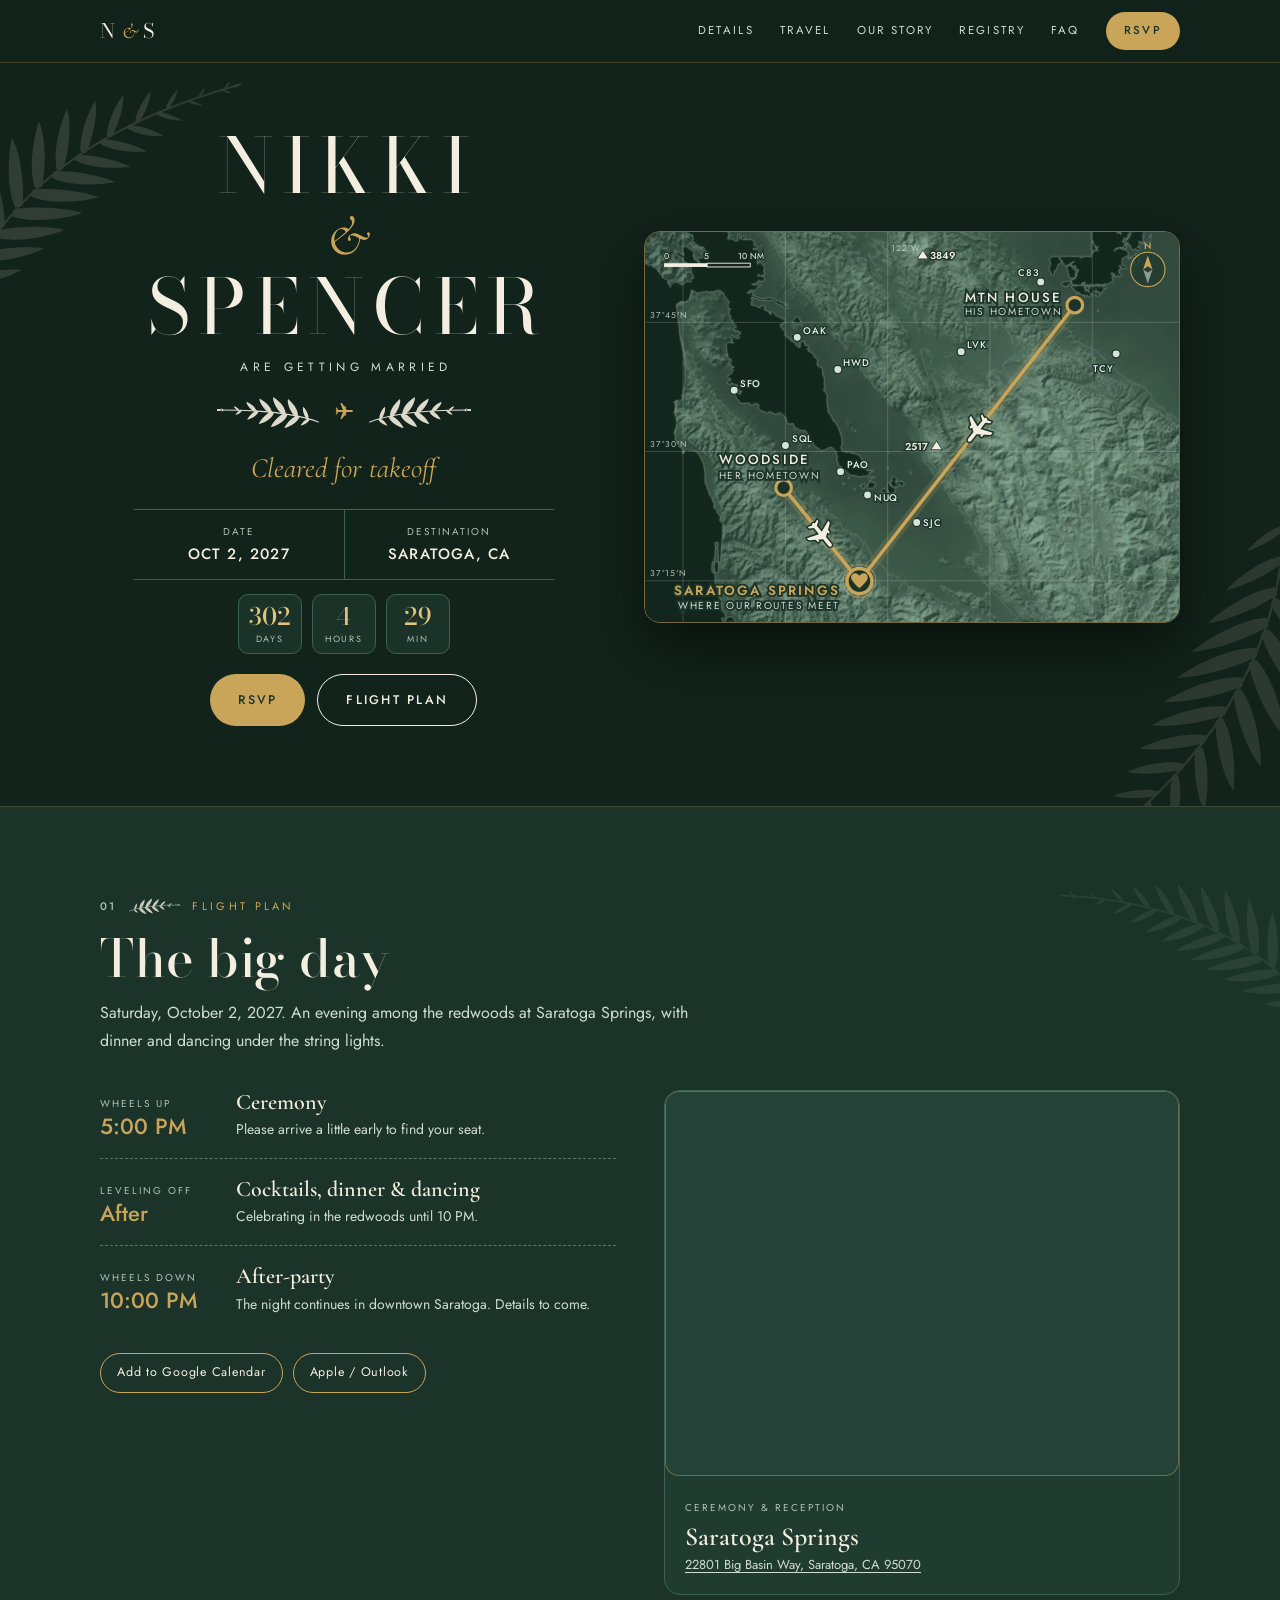
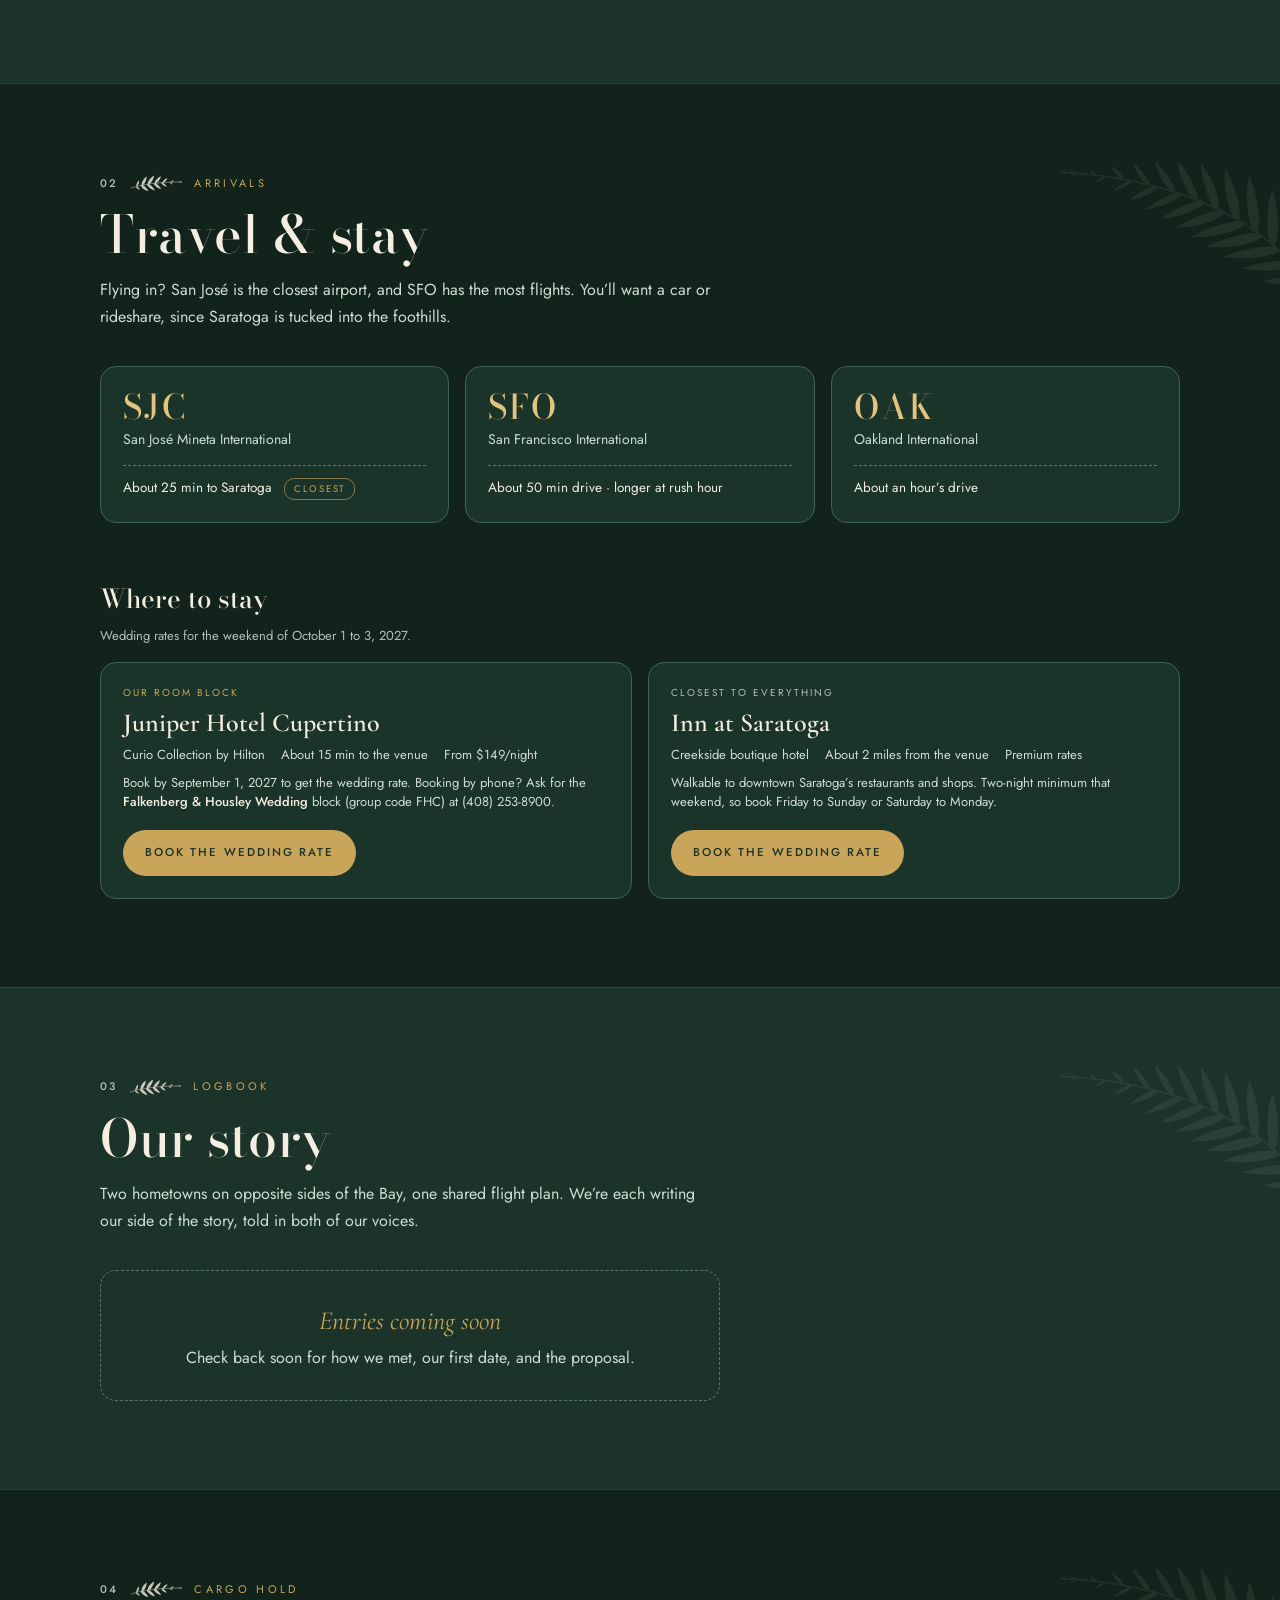
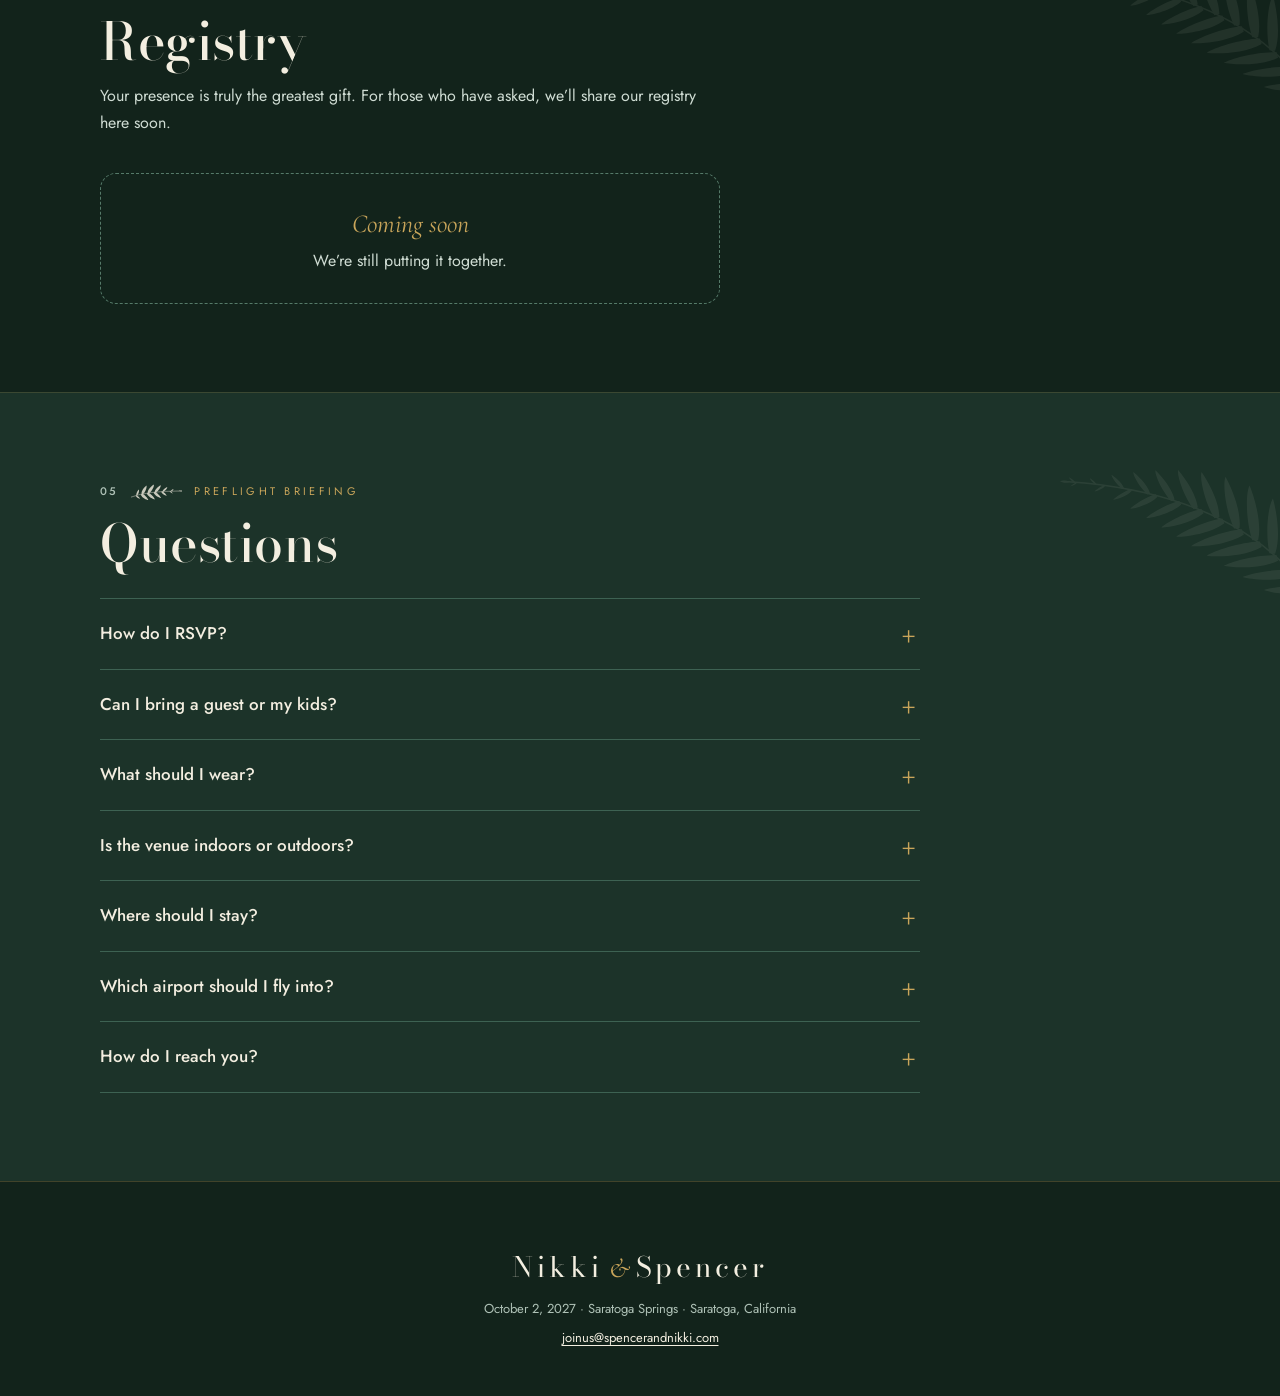
<file: index.html>
<!doctype html>
<html lang="en">
<head>
<meta charset="utf-8">
<meta name="viewport" content="width=device-width, initial-scale=1, viewport-fit=cover">
<title>Nikki &amp; Spencer · October 2, 2027</title>
<meta name="description" content="Nikki and Spencer are getting married October 2, 2027 at Saratoga Springs in Saratoga, California.">
<meta property="og:title" content="Nikki &amp; Spencer · October 2, 2027">
<meta property="og:description" content="Saratoga Springs · Saratoga, California">
<meta property="og:image" content="https://spencerandnikki.com/share.jpg">
<meta name="theme-color" content="#12231B">
<link rel="icon" href="favicon.png" sizes="64x64">
<link rel="icon" href="favicon.svg" type="image/svg+xml">
<link rel="apple-touch-icon" href="apple-touch-icon.png">
<link rel="preconnect" href="https://fonts.googleapis.com">
<link rel="preconnect" href="https://fonts.gstatic.com" crossorigin>
<link href="https://fonts.googleapis.com/css2?family=Bodoni+Moda:ital,wght@0,400;0,500;1,400&family=Cormorant+Garamond:ital,wght@0,500;0,600;1,500&family=Jost:wght@300;400;500;600&display=swap" rel="stylesheet">
<link rel="stylesheet" href="style.css">
</head>
<body>

<header class="nav">
<div class="nav-in">
<a class="brand" href="#top">N<i>&amp;</i>S</a>
<button class="menu" id="menuBtn" aria-label="Menu" aria-expanded="false"><svg width="24" height="24" viewBox="0 0 24 24" fill="none" stroke="currentColor" stroke-width="1.6" stroke-linecap="round"><path d="M4 7h16M4 12h16M4 17h16"/></svg></button>
<nav class="links" id="links">
<a href="#details">Details</a>
<a href="#travel">Travel</a>
<a href="#story">Our Story</a>
<a href="#registry">Registry</a>
<a href="#faq">FAQ</a>
<a class="pill" href="rsvp/">RSVP</a>
</nav>
</div>
</header>

<main id="top">
<!-- ================= HERO ================= -->
<section class="hero"><svg class="fern a" viewBox="0 0 340 400" fill="currentColor" aria-hidden="true"><path d="M30.0 390.0Q40.0 160.0 310.0 40.0" fill="none" stroke="currentColor" stroke-width="2.2" stroke-linecap="round"/><path d="M38.5 329.8C53.3 328.7 71.3 316.5 76.3 311.8C69.9 311.9 49.9 317.5 37.3 325.7ZM41.8 316.5C33.4 300.9 16.1 284.2 8.4 281.9C11.6 289.0 23.5 311.4 38.3 320.2ZM46.4 301.3C67.7 301.0 94.6 285.2 102.3 278.8C93.0 278.4 63.9 284.6 44.9 295.2ZM51.2 287.1C42.6 265.1 22.4 240.5 12.6 236.2C15.7 246.1 27.8 277.5 46.1 291.3ZM56.6 273.5C81.9 274.8 115.0 258.1 124.6 251.1C113.6 249.9 78.6 255.1 55.4 266.2ZM63.0 259.0C56.2 232.9 36.5 202.1 25.9 195.9C28.1 207.6 37.7 245.0 56.5 263.2ZM69.3 246.5C96.5 249.6 133.4 233.9 144.2 227.0C132.5 224.9 94.3 228.1 68.4 238.5ZM77.1 232.3C73.2 204.0 56.3 169.1 46.0 161.3C46.8 173.8 52.2 214.4 69.8 235.9ZM84.4 220.3C111.9 225.2 150.4 211.6 161.8 205.3C150.0 202.5 111.1 203.2 84.1 212.1ZM93.5 206.8C92.9 178.2 80.2 141.5 70.8 132.5C70.1 145.1 70.8 186.1 85.8 209.5ZM102.1 195.0C128.5 201.4 166.5 190.4 178.0 185.0C166.7 181.6 128.9 180.0 102.3 187.0ZM112.2 182.4C114.7 155.1 106.6 118.9 98.6 109.3C96.6 121.2 92.9 160.3 104.6 184.2ZM122.5 170.6C146.6 177.9 182.4 169.7 193.3 165.3C183.1 161.5 148.1 158.1 123.0 163.2ZM133.3 159.1C138.3 134.5 134.5 100.7 128.2 91.2C125.2 101.8 117.9 137.0 126.2 160.0ZM145.4 147.1C166.4 154.7 198.6 149.1 208.5 145.7C199.6 141.9 168.7 137.2 146.2 140.6ZM156.7 136.8C163.3 115.8 163.1 86.0 158.4 77.2C154.9 86.2 145.3 116.1 150.4 136.9ZM170.9 124.6C188.4 131.9 215.7 128.4 224.2 125.9C216.8 122.3 191.0 117.2 171.9 119.2ZM182.6 115.4C189.7 98.7 191.9 74.2 188.8 66.5C185.2 73.6 174.8 97.5 177.4 115.0ZM199.1 103.1C212.6 109.4 234.2 107.6 240.9 105.9C235.2 102.8 215.1 98.0 200.0 98.9ZM210.9 95.0C217.5 82.8 221.0 64.2 219.1 58.2C215.8 63.4 206.3 80.8 207.0 94.3ZM229.9 82.7C239.2 87.5 254.5 86.7 259.3 85.7C255.4 83.4 241.3 79.5 230.6 79.7ZM241.7 75.6C246.9 67.8 250.3 55.6 249.4 51.4C246.9 54.7 239.5 65.8 239.1 74.9ZM263.3 63.3C268.5 66.2 277.1 66.0 279.9 65.5C277.7 64.2 269.8 61.7 263.7 61.7ZM275.1 57.0C278.0 53.4 280.1 47.6 279.9 45.5C278.5 47.0 274.4 52.2 273.9 56.6ZM299.1 45.4C302.5 47.4 308.2 47.4 310.0 47.1C308.6 46.2 303.5 44.4 299.5 44.3ZM302.5 43.8C305.2 40.8 307.4 35.8 307.2 34.0C306.0 35.2 302.1 39.5 301.4 43.4ZM310.3 40.8C314.8 40.5 319.8 37.0 321.0 35.1C319.0 35.1 312.9 36.2 309.7 39.2Z"/></svg><svg class="fern b" viewBox="0 0 340 400" fill="currentColor" aria-hidden="true"><path d="M30.0 390.0Q40.0 160.0 310.0 40.0" fill="none" stroke="currentColor" stroke-width="2.2" stroke-linecap="round"/><path d="M38.5 329.8C53.3 328.7 71.3 316.5 76.3 311.8C69.9 311.9 49.9 317.5 37.3 325.7ZM41.8 316.5C33.4 300.9 16.1 284.2 8.4 281.9C11.6 289.0 23.5 311.4 38.3 320.2ZM46.4 301.3C67.7 301.0 94.6 285.2 102.3 278.8C93.0 278.4 63.9 284.6 44.9 295.2ZM51.2 287.1C42.6 265.1 22.4 240.5 12.6 236.2C15.7 246.1 27.8 277.5 46.1 291.3ZM56.6 273.5C81.9 274.8 115.0 258.1 124.6 251.1C113.6 249.9 78.6 255.1 55.4 266.2ZM63.0 259.0C56.2 232.9 36.5 202.1 25.9 195.9C28.1 207.6 37.7 245.0 56.5 263.2ZM69.3 246.5C96.5 249.6 133.4 233.9 144.2 227.0C132.5 224.9 94.3 228.1 68.4 238.5ZM77.1 232.3C73.2 204.0 56.3 169.1 46.0 161.3C46.8 173.8 52.2 214.4 69.8 235.9ZM84.4 220.3C111.9 225.2 150.4 211.6 161.8 205.3C150.0 202.5 111.1 203.2 84.1 212.1ZM93.5 206.8C92.9 178.2 80.2 141.5 70.8 132.5C70.1 145.1 70.8 186.1 85.8 209.5ZM102.1 195.0C128.5 201.4 166.5 190.4 178.0 185.0C166.7 181.6 128.9 180.0 102.3 187.0ZM112.2 182.4C114.7 155.1 106.6 118.9 98.6 109.3C96.6 121.2 92.9 160.3 104.6 184.2ZM122.5 170.6C146.6 177.9 182.4 169.7 193.3 165.3C183.1 161.5 148.1 158.1 123.0 163.2ZM133.3 159.1C138.3 134.5 134.5 100.7 128.2 91.2C125.2 101.8 117.9 137.0 126.2 160.0ZM145.4 147.1C166.4 154.7 198.6 149.1 208.5 145.7C199.6 141.9 168.7 137.2 146.2 140.6ZM156.7 136.8C163.3 115.8 163.1 86.0 158.4 77.2C154.9 86.2 145.3 116.1 150.4 136.9ZM170.9 124.6C188.4 131.9 215.7 128.4 224.2 125.9C216.8 122.3 191.0 117.2 171.9 119.2ZM182.6 115.4C189.7 98.7 191.9 74.2 188.8 66.5C185.2 73.6 174.8 97.5 177.4 115.0ZM199.1 103.1C212.6 109.4 234.2 107.6 240.9 105.9C235.2 102.8 215.1 98.0 200.0 98.9ZM210.9 95.0C217.5 82.8 221.0 64.2 219.1 58.2C215.8 63.4 206.3 80.8 207.0 94.3ZM229.9 82.7C239.2 87.5 254.5 86.7 259.3 85.7C255.4 83.4 241.3 79.5 230.6 79.7ZM241.7 75.6C246.9 67.8 250.3 55.6 249.4 51.4C246.9 54.7 239.5 65.8 239.1 74.9ZM263.3 63.3C268.5 66.2 277.1 66.0 279.9 65.5C277.7 64.2 269.8 61.7 263.7 61.7ZM275.1 57.0C278.0 53.4 280.1 47.6 279.9 45.5C278.5 47.0 274.4 52.2 273.9 56.6ZM299.1 45.4C302.5 47.4 308.2 47.4 310.0 47.1C308.6 46.2 303.5 44.4 299.5 44.3ZM302.5 43.8C305.2 40.8 307.4 35.8 307.2 34.0C306.0 35.2 302.1 39.5 301.4 43.4ZM310.3 40.8C314.8 40.5 319.8 37.0 321.0 35.1C319.0 35.1 312.9 36.2 309.7 39.2Z"/></svg>
<div class="wrap hero-in">
<div class="names">
<div class="n"><span>Nikki</span><span class="amp">&amp;</span><span>Spencer</span></div>
<div class="eyebrow">are getting married</div>
<div class="rule f" aria-hidden="true"><svg class="sprig" viewBox="0 0 156 64" fill="currentColor" aria-hidden="true"><path d="M4.0 48.0Q50.0 30.0 150.0 30.0" fill="none" stroke="currentColor" stroke-width="1.6" stroke-linecap="round"/><path d="M17.0 44.3C19.4 49.7 27.3 53.1 30.4 53.4C29.5 50.9 24.6 44.6 18.9 42.4ZM21.8 43.0C26.6 37.5 28.1 28.4 26.6 25.2C24.3 27.4 18.0 35.4 18.8 42.3ZM32.4 40.9C36.3 50.3 49.7 56.3 54.9 57.0C53.5 52.6 45.3 41.7 35.6 37.7ZM38.9 39.6C47.1 32.2 51.1 18.7 49.5 13.6C45.5 16.6 34.6 27.4 34.5 37.9ZM50.4 37.8C54.7 48.2 69.4 54.8 75.1 55.6C73.6 50.8 64.6 38.7 54.0 34.3ZM57.4 36.8C66.9 29.9 72.8 16.1 71.7 10.5C67.1 13.2 54.3 23.3 53.0 34.4ZM70.8 35.1C74.8 44.4 88.1 50.3 93.3 51.0C91.9 46.7 83.7 35.8 74.1 31.9ZM77.7 34.4C86.5 29.2 92.9 17.7 92.4 12.7C88.2 14.6 76.1 22.4 74.0 31.9ZM93.7 32.8C96.7 39.8 106.8 44.1 110.6 44.5C109.5 41.3 103.3 33.2 96.1 30.4ZM99.8 32.4C106.6 29.3 111.9 21.4 111.9 17.7C108.7 18.9 99.5 23.6 97.3 30.4ZM118.7 31.1C120.5 35.0 126.1 37.2 128.3 37.4C127.7 35.7 124.1 31.2 120.0 29.8ZM124.0 30.9C127.6 29.6 130.7 25.8 130.8 23.9C129.2 24.4 124.2 26.4 122.8 29.8ZM145.8 30.3C146.5 31.7 148.6 32.5 149.4 32.5C149.2 31.9 147.8 30.3 146.3 29.7ZM147.3 30.3C148.8 29.8 150.3 28.3 150.4 27.5C149.7 27.6 147.5 28.3 146.8 29.7ZM150.0 30.8C154.2 32.4 160.2 31.2 162.0 30.0C160.2 29.2 154.2 27.7 150.0 29.2Z"/></svg><svg width="26" height="18" viewBox="-12 -11 24 22" aria-hidden="true"><g fill="currentColor"><path d="M11 0 C11 -1 10 -1.3 8.6 -1.3 L3.4 -1.3 L-2.3 -9.4 C-2.5 -9.7 -2.8 -9.8 -3.1 -9.8 L-4.5 -9.8 L-1.3 -1.3 L-6.9 -1.3 L-8.9 -4.3 L-10.2 -4.3 L-9.1 -1.2 C-9.8 -1 -10 -0.5 -10 0 C-10 0.5 -9.8 1 -9.1 1.2 L-10.2 4.3 L-8.9 4.3 L-6.9 1.3 L-1.3 1.3 L-4.5 9.8 L-3.1 9.8 C-2.8 9.8 -2.5 9.7 -2.3 9.4 L3.4 1.3 L8.6 1.3 C10 1.3 11 1 11 0 Z"/><rect x="-0.4" y="-5.6" width="3.2" height="1.5" rx="0.75"/><rect x="-0.4" y="4.1" width="3.2" height="1.5" rx="0.75"/></g></svg><svg class="sprig r" viewBox="0 0 156 64" fill="currentColor" aria-hidden="true"><path d="M4.0 48.0Q50.0 30.0 150.0 30.0" fill="none" stroke="currentColor" stroke-width="1.6" stroke-linecap="round"/><path d="M17.0 44.3C19.4 49.7 27.3 53.1 30.4 53.4C29.5 50.9 24.6 44.6 18.9 42.4ZM21.8 43.0C26.6 37.5 28.1 28.4 26.6 25.2C24.3 27.4 18.0 35.4 18.8 42.3ZM32.4 40.9C36.3 50.3 49.7 56.3 54.9 57.0C53.5 52.6 45.3 41.7 35.6 37.7ZM38.9 39.6C47.1 32.2 51.1 18.7 49.5 13.6C45.5 16.6 34.6 27.4 34.5 37.9ZM50.4 37.8C54.7 48.2 69.4 54.8 75.1 55.6C73.6 50.8 64.6 38.7 54.0 34.3ZM57.4 36.8C66.9 29.9 72.8 16.1 71.7 10.5C67.1 13.2 54.3 23.3 53.0 34.4ZM70.8 35.1C74.8 44.4 88.1 50.3 93.3 51.0C91.9 46.7 83.7 35.8 74.1 31.9ZM77.7 34.4C86.5 29.2 92.9 17.7 92.4 12.7C88.2 14.6 76.1 22.4 74.0 31.9ZM93.7 32.8C96.7 39.8 106.8 44.1 110.6 44.5C109.5 41.3 103.3 33.2 96.1 30.4ZM99.8 32.4C106.6 29.3 111.9 21.4 111.9 17.7C108.7 18.9 99.5 23.6 97.3 30.4ZM118.7 31.1C120.5 35.0 126.1 37.2 128.3 37.4C127.7 35.7 124.1 31.2 120.0 29.8ZM124.0 30.9C127.6 29.6 130.7 25.8 130.8 23.9C129.2 24.4 124.2 26.4 122.8 29.8ZM145.8 30.3C146.5 31.7 148.6 32.5 149.4 32.5C149.2 31.9 147.8 30.3 146.3 29.7ZM147.3 30.3C148.8 29.8 150.3 28.3 150.4 27.5C149.7 27.6 147.5 28.3 146.8 29.7ZM150.0 30.8C154.2 32.4 160.2 31.2 162.0 30.0C160.2 29.2 154.2 27.7 150.0 29.2Z"/></svg></div>
<div class="script">Cleared for takeoff</div>
<div class="when">
<div><span class="lbl">Date</span><span class="v">OCT 2, 2027</span></div>
<div><span class="lbl">Destination</span><span class="v">SARATOGA, CA</span></div>
</div>
<div class="count" id="count" aria-label="Countdown to the wedding">
<div><b id="cd-d"></b><span>Days</span></div><div><b id="cd-h"></b><span>Hours</span></div><div><b id="cd-m"></b><span>Min</span></div>
</div>
<div class="hero-cta">
<a class="btn" href="rsvp/">RSVP</a>
<a class="btn ghost" href="#details">Flight plan</a>
</div>
</div>
<div class="mapbox">
<div class="map">
<img alt="" src="chart.webp" width="1026" height="750">
<svg viewBox="0 0 342 250" role="img" aria-label="Map of the Bay Area with routes from Woodside and Mountain House meeting at Saratoga Springs">
<g stroke="#CFDCD3" stroke-width="0.35" opacity="0.4"><line x1="24.1" y1="0" x2="24.1" y2="250"/><line x1="89.7" y1="0" x2="89.7" y2="250"/><line x1="155.3" y1="0" x2="155.3" y2="250"/><line x1="220.8" y1="0" x2="220.8" y2="250"/><line x1="286.4" y1="0" x2="286.4" y2="250"/><line x1="0" y1="57.9" x2="342" y2="57.9"/><line x1="0" y1="140.7" x2="342" y2="140.7"/><line x1="0" y1="223.5" x2="342" y2="223.5"/></g>
<g font-family="Jost, Helvetica Neue, sans-serif" font-size="5.5" fill="#CFDCD3" letter-spacing="0.6" opacity="0.85"><text x="3" y="54.9">37°45'N</text><text x="3" y="137.7">37°30'N</text><text x="3" y="220.5">37°15'N</text><text x="157.3" y="12">122°W</text></g>
<g fill="#D6E4D9" stroke="#1C3329" stroke-width="0.8"><circle cx="56.9" cy="101.4" r="2.6"/><circle cx="97.3" cy="67.5" r="2.6"/><circle cx="89.8" cy="136.8" r="2.6"/><circle cx="123.3" cy="88.1" r="2.6"/><circle cx="125.1" cy="153.6" r="2.6"/><circle cx="142.4" cy="168.5" r="2.6"/><circle cx="173.9" cy="186.2" r="2.6"/><circle cx="202.4" cy="76.7" r="2.6"/></g>
<g fill="#D6E4D9" stroke="#1C3329" stroke-width="0.8"><circle cx="301.7" cy="78.1" r="2.6"/><circle cx="253.4" cy="32.0" r="2.6"/></g>
<g font-family="Jost, Helvetica Neue, sans-serif" font-size="6.2" font-weight="500" fill="#E4EEE6" letter-spacing="0.5" stroke="#1C3329" stroke-width="1.6" paint-order="stroke"><text x="60.6" y="99.1">SFO</text><text x="101.2" y="65.1">OAK</text><text x="93.8" y="134.7">SQL</text><text x="126.8" y="85.7">HWD</text><text x="129.1" y="151.2">PAO</text><text x="146.4" y="172.1">NUQ</text><text x="178.1" y="188.5">SJC</text><text x="206.4" y="74.1">LVK</text></g>
<g font-family="Jost, Helvetica Neue, sans-serif" font-size="6.2" font-weight="500" fill="#E4EEE6" letter-spacing="0.5" stroke="#1C3329" stroke-width="1.6" paint-order="stroke"><text x="286.9" y="89.8">TCY</text><text x="238.9" y="28.4">C83</text></g>
<g font-family="Jost, Helvetica Neue, sans-serif" font-size="6.5" font-weight="600" fill="#F3EEE0" stroke="#1C3329" stroke-width="1.6" paint-order="stroke"><path d="M177.8 12.0 L181.0 17.0 L174.6 17.0 Z" stroke-width="0.8"/><text x="182.6" y="17.4">3849</text><path d="M186.6 134.2 L189.8 139.2 L183.4 139.2 Z" stroke-width="0.8"/><text x="181.3" y="139.5" text-anchor="end">2517</text></g>
<g stroke="#C9A55A" stroke-linecap="round" fill="none"><line x1="88.6" y1="163.9" x2="137.2" y2="223.7" stroke-width="7" stroke-opacity="0.18"/><line x1="275.2" y1="46.9" x2="137.2" y2="223.7" stroke-width="7" stroke-opacity="0.18"/><line x1="88.6" y1="163.9" x2="137.2" y2="223.7" stroke-width="2.2"/><line x1="275.2" y1="46.9" x2="137.2" y2="223.7" stroke-width="2.2"/></g>
<g transform="translate(112.90 193.80) rotate(50.9)"><g transform="scale(0.9)"><g fill="#1C3329" stroke="#1C3329" stroke-width="2.2" stroke-linejoin="round"><path d="M11 0 C11 -1 10 -1.3 8.6 -1.3 L3.4 -1.3 L-2.3 -9.4 C-2.5 -9.7 -2.8 -9.8 -3.1 -9.8 L-4.5 -9.8 L-1.3 -1.3 L-6.9 -1.3 L-8.9 -4.3 L-10.2 -4.3 L-9.1 -1.2 C-9.8 -1 -10 -0.5 -10 0 C-10 0.5 -9.8 1 -9.1 1.2 L-10.2 4.3 L-8.9 4.3 L-6.9 1.3 L-1.3 1.3 L-4.5 9.8 L-3.1 9.8 C-2.8 9.8 -2.5 9.7 -2.3 9.4 L3.4 1.3 L8.6 1.3 C10 1.3 11 1 11 0 Z"/><rect x="-0.4" y="-5.6" width="3.2" height="1.5" rx="0.75"/><rect x="-0.4" y="4.1" width="3.2" height="1.5" rx="0.75"/></g><g fill="#F3EEE0"><path d="M11 0 C11 -1 10 -1.3 8.6 -1.3 L3.4 -1.3 L-2.3 -9.4 C-2.5 -9.7 -2.8 -9.8 -3.1 -9.8 L-4.5 -9.8 L-1.3 -1.3 L-6.9 -1.3 L-8.9 -4.3 L-10.2 -4.3 L-9.1 -1.2 C-9.8 -1 -10 -0.5 -10 0 C-10 0.5 -9.8 1 -9.1 1.2 L-10.2 4.3 L-8.9 4.3 L-6.9 1.3 L-1.3 1.3 L-4.5 9.8 L-3.1 9.8 C-2.8 9.8 -2.5 9.7 -2.3 9.4 L3.4 1.3 L8.6 1.3 C10 1.3 11 1 11 0 Z"/><rect x="-0.4" y="-5.6" width="3.2" height="1.5" rx="0.75"/><rect x="-0.4" y="4.1" width="3.2" height="1.5" rx="0.75"/></g></g></g>
<g transform="translate(213.10 126.46) rotate(128.0)"><g transform="scale(0.9)"><g fill="#1C3329" stroke="#1C3329" stroke-width="2.2" stroke-linejoin="round"><path d="M11 0 C11 -1 10 -1.3 8.6 -1.3 L3.4 -1.3 L-2.3 -9.4 C-2.5 -9.7 -2.8 -9.8 -3.1 -9.8 L-4.5 -9.8 L-1.3 -1.3 L-6.9 -1.3 L-8.9 -4.3 L-10.2 -4.3 L-9.1 -1.2 C-9.8 -1 -10 -0.5 -10 0 C-10 0.5 -9.8 1 -9.1 1.2 L-10.2 4.3 L-8.9 4.3 L-6.9 1.3 L-1.3 1.3 L-4.5 9.8 L-3.1 9.8 C-2.8 9.8 -2.5 9.7 -2.3 9.4 L3.4 1.3 L8.6 1.3 C10 1.3 11 1 11 0 Z"/><rect x="-0.4" y="-5.6" width="3.2" height="1.5" rx="0.75"/><rect x="-0.4" y="4.1" width="3.2" height="1.5" rx="0.75"/></g><g fill="#F3EEE0"><path d="M11 0 C11 -1 10 -1.3 8.6 -1.3 L3.4 -1.3 L-2.3 -9.4 C-2.5 -9.7 -2.8 -9.8 -3.1 -9.8 L-4.5 -9.8 L-1.3 -1.3 L-6.9 -1.3 L-8.9 -4.3 L-10.2 -4.3 L-9.1 -1.2 C-9.8 -1 -10 -0.5 -10 0 C-10 0.5 -9.8 1 -9.1 1.2 L-10.2 4.3 L-8.9 4.3 L-6.9 1.3 L-1.3 1.3 L-4.5 9.8 L-3.1 9.8 C-2.8 9.8 -2.5 9.7 -2.3 9.4 L3.4 1.3 L8.6 1.3 C10 1.3 11 1 11 0 Z"/><rect x="-0.4" y="-5.6" width="3.2" height="1.5" rx="0.75"/><rect x="-0.4" y="4.1" width="3.2" height="1.5" rx="0.75"/></g></g></g>
<circle cx="88.6" cy="163.9" r="5" fill="#1C3329" stroke="#C9A55A" stroke-width="2"/><circle cx="275.2" cy="46.9" r="5" fill="#1C3329" stroke="#C9A55A" stroke-width="2"/>
<circle cx="137.2" cy="223.7" r="10.5" fill="none" stroke="#C9A55A" stroke-width="0.7" stroke-opacity="0.6"/><circle cx="137.2" cy="223.7" r="8" fill="#1C3329" stroke="#C9A55A" stroke-width="2.2"/>
<path transform="translate(137.2 223.7) scale(0.78) translate(-205 -125.5)" d="M205 121.2 C203.2 117.6 197.6 118.6 198.2 123 C198.7 126.2 203 129.2 205 131.6 C207 129.2 211.3 126.2 211.8 123 C212.4 118.6 206.8 117.6 205 121.2 Z" fill="#C9A55A"/>
<g font-family="Jost, Helvetica Neue, sans-serif" font-size="8.5" fill="#F3EEE0" letter-spacing="1.4" stroke="#1C3329" stroke-width="2.4" paint-order="stroke"><text x="47.0" y="149.0" font-weight="500">WOODSIDE</text><text x="47.0" y="158.0" font-size="6.5" fill="#CFDCD3" letter-spacing="1.1">HER HOMETOWN</text><text x="267.2" y="45" text-anchor="end" font-weight="500">MTN HOUSE</text><text x="267.2" y="53.5" text-anchor="end" font-size="6.5" fill="#CFDCD3" letter-spacing="1.1">HIS HOMETOWN</text><text x="124.7" y="232.7" text-anchor="end" font-weight="600" fill="#C9A55A">SARATOGA SPRINGS</text><text x="124.7" y="241.7" text-anchor="end" font-size="6.5" fill="#CFDCD3" letter-spacing="1.1">WHERE OUR ROUTES MEET</text></g>
<g transform="translate(322 24)" font-family="Jost, Helvetica Neue, sans-serif"><circle r="11" fill="#1C3329" fill-opacity="0.55" stroke="#C9A55A" stroke-width="0.7"/><path d="M0 -9 L3 0 L0 -2 L-3 0 Z" fill="#C9A55A"/><path d="M0 9 L3 0 L0 2 L-3 0 Z" fill="#CFDCD3" fill-opacity="0.6"/><text x="0" y="-13" font-size="6" fill="#C9A55A" text-anchor="middle" font-weight="600">N</text></g>
<g transform="translate(12 20)" font-family="Jost, Helvetica Neue, sans-serif" font-size="5.5" fill="#F3EEE0" stroke="#1C3329" stroke-width="1.4" paint-order="stroke"><rect x="0" y="0" width="27.6" height="2.4" fill="#F3EEE0" stroke="none"/><rect x="27.6" y="0" width="27.6" height="2.4" fill="none" stroke="#F3EEE0" stroke-width="0.6"/><text x="0" y="-2.5">0</text><text x="25.6" y="-2.5">5</text><text x="47.2" y="-2.5">10 NM</text></g>
</svg>

</div>
</div>
</div>
</section>

<!-- ================= DETAILS ================= -->
<section class="sec alt" id="details"><svg class="fern c" viewBox="0 0 340 400" fill="currentColor" aria-hidden="true"><path d="M30.0 390.0Q40.0 160.0 310.0 40.0" fill="none" stroke="currentColor" stroke-width="2.2" stroke-linecap="round"/><path d="M38.5 329.8C53.3 328.7 71.3 316.5 76.3 311.8C69.9 311.9 49.9 317.5 37.3 325.7ZM41.8 316.5C33.4 300.9 16.1 284.2 8.4 281.9C11.6 289.0 23.5 311.4 38.3 320.2ZM46.4 301.3C67.7 301.0 94.6 285.2 102.3 278.8C93.0 278.4 63.9 284.6 44.9 295.2ZM51.2 287.1C42.6 265.1 22.4 240.5 12.6 236.2C15.7 246.1 27.8 277.5 46.1 291.3ZM56.6 273.5C81.9 274.8 115.0 258.1 124.6 251.1C113.6 249.9 78.6 255.1 55.4 266.2ZM63.0 259.0C56.2 232.9 36.5 202.1 25.9 195.9C28.1 207.6 37.7 245.0 56.5 263.2ZM69.3 246.5C96.5 249.6 133.4 233.9 144.2 227.0C132.5 224.9 94.3 228.1 68.4 238.5ZM77.1 232.3C73.2 204.0 56.3 169.1 46.0 161.3C46.8 173.8 52.2 214.4 69.8 235.9ZM84.4 220.3C111.9 225.2 150.4 211.6 161.8 205.3C150.0 202.5 111.1 203.2 84.1 212.1ZM93.5 206.8C92.9 178.2 80.2 141.5 70.8 132.5C70.1 145.1 70.8 186.1 85.8 209.5ZM102.1 195.0C128.5 201.4 166.5 190.4 178.0 185.0C166.7 181.6 128.9 180.0 102.3 187.0ZM112.2 182.4C114.7 155.1 106.6 118.9 98.6 109.3C96.6 121.2 92.9 160.3 104.6 184.2ZM122.5 170.6C146.6 177.9 182.4 169.7 193.3 165.3C183.1 161.5 148.1 158.1 123.0 163.2ZM133.3 159.1C138.3 134.5 134.5 100.7 128.2 91.2C125.2 101.8 117.9 137.0 126.2 160.0ZM145.4 147.1C166.4 154.7 198.6 149.1 208.5 145.7C199.6 141.9 168.7 137.2 146.2 140.6ZM156.7 136.8C163.3 115.8 163.1 86.0 158.4 77.2C154.9 86.2 145.3 116.1 150.4 136.9ZM170.9 124.6C188.4 131.9 215.7 128.4 224.2 125.9C216.8 122.3 191.0 117.2 171.9 119.2ZM182.6 115.4C189.7 98.7 191.9 74.2 188.8 66.5C185.2 73.6 174.8 97.5 177.4 115.0ZM199.1 103.1C212.6 109.4 234.2 107.6 240.9 105.9C235.2 102.8 215.1 98.0 200.0 98.9ZM210.9 95.0C217.5 82.8 221.0 64.2 219.1 58.2C215.8 63.4 206.3 80.8 207.0 94.3ZM229.9 82.7C239.2 87.5 254.5 86.7 259.3 85.7C255.4 83.4 241.3 79.5 230.6 79.7ZM241.7 75.6C246.9 67.8 250.3 55.6 249.4 51.4C246.9 54.7 239.5 65.8 239.1 74.9ZM263.3 63.3C268.5 66.2 277.1 66.0 279.9 65.5C277.7 64.2 269.8 61.7 263.7 61.7ZM275.1 57.0C278.0 53.4 280.1 47.6 279.9 45.5C278.5 47.0 274.4 52.2 273.9 56.6ZM299.1 45.4C302.5 47.4 308.2 47.4 310.0 47.1C308.6 46.2 303.5 44.4 299.5 44.3ZM302.5 43.8C305.2 40.8 307.4 35.8 307.2 34.0C306.0 35.2 302.1 39.5 301.4 43.4ZM310.3 40.8C314.8 40.5 319.8 37.0 321.0 35.1C319.0 35.1 312.9 36.2 309.7 39.2Z"/></svg>
<div class="wrap">
<div class="kick"><b>01</b><svg class="sp" viewBox="0 0 156 64" fill="currentColor" aria-hidden="true"><path d="M4.0 48.0Q50.0 30.0 150.0 30.0" fill="none" stroke="currentColor" stroke-width="1.6" stroke-linecap="round"/><path d="M17.0 44.3C19.4 49.7 27.3 53.1 30.4 53.4C29.5 50.9 24.6 44.6 18.9 42.4ZM21.8 43.0C26.6 37.5 28.1 28.4 26.6 25.2C24.3 27.4 18.0 35.4 18.8 42.3ZM32.4 40.9C36.3 50.3 49.7 56.3 54.9 57.0C53.5 52.6 45.3 41.7 35.6 37.7ZM38.9 39.6C47.1 32.2 51.1 18.7 49.5 13.6C45.5 16.6 34.6 27.4 34.5 37.9ZM50.4 37.8C54.7 48.2 69.4 54.8 75.1 55.6C73.6 50.8 64.6 38.7 54.0 34.3ZM57.4 36.8C66.9 29.9 72.8 16.1 71.7 10.5C67.1 13.2 54.3 23.3 53.0 34.4ZM70.8 35.1C74.8 44.4 88.1 50.3 93.3 51.0C91.9 46.7 83.7 35.8 74.1 31.9ZM77.7 34.4C86.5 29.2 92.9 17.7 92.4 12.7C88.2 14.6 76.1 22.4 74.0 31.9ZM93.7 32.8C96.7 39.8 106.8 44.1 110.6 44.5C109.5 41.3 103.3 33.2 96.1 30.4ZM99.8 32.4C106.6 29.3 111.9 21.4 111.9 17.7C108.7 18.9 99.5 23.6 97.3 30.4ZM118.7 31.1C120.5 35.0 126.1 37.2 128.3 37.4C127.7 35.7 124.1 31.2 120.0 29.8ZM124.0 30.9C127.6 29.6 130.7 25.8 130.8 23.9C129.2 24.4 124.2 26.4 122.8 29.8ZM145.8 30.3C146.5 31.7 148.6 32.5 149.4 32.5C149.2 31.9 147.8 30.3 146.3 29.7ZM147.3 30.3C148.8 29.8 150.3 28.3 150.4 27.5C149.7 27.6 147.5 28.3 146.8 29.7ZM150.0 30.8C154.2 32.4 160.2 31.2 162.0 30.0C160.2 29.2 154.2 27.7 150.0 29.2Z"/></svg>Flight plan</div>
<h2>The big day</h2>
<p class="lede">Saturday, October 2, 2027. An evening among the redwoods at Saratoga Springs, with dinner and dancing under the string lights.</p>
<div class="two">
<div>
<div class="tl">
<div class="tl-row"><div class="tl-t"><span class="lbl">Wheels up</span><b>5:00 PM</b></div><div class="tl-d"><div class="venue">Ceremony</div><p>Please arrive a little early to find your seat.</p></div></div>
<div class="tl-row"><div class="tl-t"><span class="lbl">Leveling off</span><b>After</b></div><div class="tl-d"><div class="venue">Cocktails, dinner &amp; dancing</div><p>Celebrating in the redwoods until 10 PM.</p></div></div>
<div class="tl-row"><div class="tl-t"><span class="lbl">Wheels down</span><b>10:00 PM</b></div><div class="tl-d"><div class="venue">After-party</div><p>The night continues in downtown Saratoga. Details to come.</p></div></div>
</div>
<div class="cal">
<a href="https://calendar.google.com/calendar/render?action=TEMPLATE&amp;text=Nikki+%26+Spencer%E2%80%99s+Wedding&amp;dates=20271003T000000Z/20271003T050000Z&amp;ctz=America/Los_Angeles&amp;location=Saratoga+Springs,+22801+Big+Basin+Way,+Saratoga,+CA&amp;details=https://spencerandnikki.com" target="_blank" rel="noopener">Add to Google Calendar</a>
<a href="wedding.ics">Apple / Outlook</a>
</div>
</div>
<div>
<div class="card" style="padding:0;overflow:hidden">
<div class="vmap"><iframe title="Map of Saratoga Springs" loading="lazy" referrerpolicy="no-referrer-when-downgrade" src="https://www.google.com/maps?q=Saratoga+Springs,+22801+Big+Basin+Way,+Saratoga,+CA+95070&amp;output=embed"></iframe></div>
<div style="padding:18px 20px">
<span class="lbl">Ceremony &amp; reception</span>
<div class="venue" style="margin-top:4px">Saratoga Springs</div>
<a class="small" style="color:var(--soft)" href="https://www.google.com/maps/search/?api=1&amp;query=Saratoga+Springs+22801+Big+Basin+Way+Saratoga+CA" target="_blank" rel="noopener">22801 Big Basin Way, Saratoga, CA 95070</a>
</div>
</div>
</div>
</div>
</div>
</section>

<!-- ================= TRAVEL ================= -->
<section class="sec" id="travel"><svg class="fern c" viewBox="0 0 340 400" fill="currentColor" aria-hidden="true"><path d="M30.0 390.0Q40.0 160.0 310.0 40.0" fill="none" stroke="currentColor" stroke-width="2.2" stroke-linecap="round"/><path d="M38.5 329.8C53.3 328.7 71.3 316.5 76.3 311.8C69.9 311.9 49.9 317.5 37.3 325.7ZM41.8 316.5C33.4 300.9 16.1 284.2 8.4 281.9C11.6 289.0 23.5 311.4 38.3 320.2ZM46.4 301.3C67.7 301.0 94.6 285.2 102.3 278.8C93.0 278.4 63.9 284.6 44.9 295.2ZM51.2 287.1C42.6 265.1 22.4 240.5 12.6 236.2C15.7 246.1 27.8 277.5 46.1 291.3ZM56.6 273.5C81.9 274.8 115.0 258.1 124.6 251.1C113.6 249.9 78.6 255.1 55.4 266.2ZM63.0 259.0C56.2 232.9 36.5 202.1 25.9 195.9C28.1 207.6 37.7 245.0 56.5 263.2ZM69.3 246.5C96.5 249.6 133.4 233.9 144.2 227.0C132.5 224.9 94.3 228.1 68.4 238.5ZM77.1 232.3C73.2 204.0 56.3 169.1 46.0 161.3C46.8 173.8 52.2 214.4 69.8 235.9ZM84.4 220.3C111.9 225.2 150.4 211.6 161.8 205.3C150.0 202.5 111.1 203.2 84.1 212.1ZM93.5 206.8C92.9 178.2 80.2 141.5 70.8 132.5C70.1 145.1 70.8 186.1 85.8 209.5ZM102.1 195.0C128.5 201.4 166.5 190.4 178.0 185.0C166.7 181.6 128.9 180.0 102.3 187.0ZM112.2 182.4C114.7 155.1 106.6 118.9 98.6 109.3C96.6 121.2 92.9 160.3 104.6 184.2ZM122.5 170.6C146.6 177.9 182.4 169.7 193.3 165.3C183.1 161.5 148.1 158.1 123.0 163.2ZM133.3 159.1C138.3 134.5 134.5 100.7 128.2 91.2C125.2 101.8 117.9 137.0 126.2 160.0ZM145.4 147.1C166.4 154.7 198.6 149.1 208.5 145.7C199.6 141.9 168.7 137.2 146.2 140.6ZM156.7 136.8C163.3 115.8 163.1 86.0 158.4 77.2C154.9 86.2 145.3 116.1 150.4 136.9ZM170.9 124.6C188.4 131.9 215.7 128.4 224.2 125.9C216.8 122.3 191.0 117.2 171.9 119.2ZM182.6 115.4C189.7 98.7 191.9 74.2 188.8 66.5C185.2 73.6 174.8 97.5 177.4 115.0ZM199.1 103.1C212.6 109.4 234.2 107.6 240.9 105.9C235.2 102.8 215.1 98.0 200.0 98.9ZM210.9 95.0C217.5 82.8 221.0 64.2 219.1 58.2C215.8 63.4 206.3 80.8 207.0 94.3ZM229.9 82.7C239.2 87.5 254.5 86.7 259.3 85.7C255.4 83.4 241.3 79.5 230.6 79.7ZM241.7 75.6C246.9 67.8 250.3 55.6 249.4 51.4C246.9 54.7 239.5 65.8 239.1 74.9ZM263.3 63.3C268.5 66.2 277.1 66.0 279.9 65.5C277.7 64.2 269.8 61.7 263.7 61.7ZM275.1 57.0C278.0 53.4 280.1 47.6 279.9 45.5C278.5 47.0 274.4 52.2 273.9 56.6ZM299.1 45.4C302.5 47.4 308.2 47.4 310.0 47.1C308.6 46.2 303.5 44.4 299.5 44.3ZM302.5 43.8C305.2 40.8 307.4 35.8 307.2 34.0C306.0 35.2 302.1 39.5 301.4 43.4ZM310.3 40.8C314.8 40.5 319.8 37.0 321.0 35.1C319.0 35.1 312.9 36.2 309.7 39.2Z"/></svg>
<div class="wrap">
<div class="kick"><b>02</b><svg class="sp" viewBox="0 0 156 64" fill="currentColor" aria-hidden="true"><path d="M4.0 48.0Q50.0 30.0 150.0 30.0" fill="none" stroke="currentColor" stroke-width="1.6" stroke-linecap="round"/><path d="M17.0 44.3C19.4 49.7 27.3 53.1 30.4 53.4C29.5 50.9 24.6 44.6 18.9 42.4ZM21.8 43.0C26.6 37.5 28.1 28.4 26.6 25.2C24.3 27.4 18.0 35.4 18.8 42.3ZM32.4 40.9C36.3 50.3 49.7 56.3 54.9 57.0C53.5 52.6 45.3 41.7 35.6 37.7ZM38.9 39.6C47.1 32.2 51.1 18.7 49.5 13.6C45.5 16.6 34.6 27.4 34.5 37.9ZM50.4 37.8C54.7 48.2 69.4 54.8 75.1 55.6C73.6 50.8 64.6 38.7 54.0 34.3ZM57.4 36.8C66.9 29.9 72.8 16.1 71.7 10.5C67.1 13.2 54.3 23.3 53.0 34.4ZM70.8 35.1C74.8 44.4 88.1 50.3 93.3 51.0C91.9 46.7 83.7 35.8 74.1 31.9ZM77.7 34.4C86.5 29.2 92.9 17.7 92.4 12.7C88.2 14.6 76.1 22.4 74.0 31.9ZM93.7 32.8C96.7 39.8 106.8 44.1 110.6 44.5C109.5 41.3 103.3 33.2 96.1 30.4ZM99.8 32.4C106.6 29.3 111.9 21.4 111.9 17.7C108.7 18.9 99.5 23.6 97.3 30.4ZM118.7 31.1C120.5 35.0 126.1 37.2 128.3 37.4C127.7 35.7 124.1 31.2 120.0 29.8ZM124.0 30.9C127.6 29.6 130.7 25.8 130.8 23.9C129.2 24.4 124.2 26.4 122.8 29.8ZM145.8 30.3C146.5 31.7 148.6 32.5 149.4 32.5C149.2 31.9 147.8 30.3 146.3 29.7ZM147.3 30.3C148.8 29.8 150.3 28.3 150.4 27.5C149.7 27.6 147.5 28.3 146.8 29.7ZM150.0 30.8C154.2 32.4 160.2 31.2 162.0 30.0C160.2 29.2 154.2 27.7 150.0 29.2Z"/></svg>Arrivals</div>
<h2>Travel &amp; stay</h2>
<p class="lede">Flying in? San José is the closest airport, and SFO has the most flights. You’ll want a car or rideshare, since Saratoga is tucked into the foothills.</p>
<div class="grid3">
<div class="card apt"><b>SJC</b><span class="nm">San José Mineta International</span><div class="dr">About 25 min to Saratoga <span class="tag">Closest</span></div></div>
<div class="card apt"><b>SFO</b><span class="nm">San Francisco International</span><div class="dr">About 50 min drive · longer at rush hour</div></div>
<div class="card apt"><b>OAK</b><span class="nm">Oakland International</span><div class="dr">About an hour’s drive</div></div>
</div>

<h3 class="sub">Where to stay</h3>
<p class="small" style="margin:8px 0 0">Wedding rates for the weekend of October 1 to 3, 2027.</p>
<div class="hotels">
<div class="card hotel">
<span class="lbl" style="color:var(--gold)">Our room block</span>
<div class="venue">Juniper Hotel Cupertino</div>
<div class="meta"><span>Curio Collection by Hilton</span><span>About 15 min to the venue</span><span>From $149/night</span></div>
<p class="small" style="margin:0;color:var(--soft)">Book by September 1, 2027 to get the wedding rate. Booking by phone? Ask for the <b style="color:var(--cream);font-weight:500">Falkenberg &amp; Housley Wedding</b> block (group code FHC) at (408) 253-8900.</p>
<a class="btn" href="https://www.hilton.com/en/book/reservation/rooms/?ctyhocn=SJCCCQQ&amp;arrivalDate=2027-10-01&amp;departureDate=2027-10-03&amp;groupCode=FHC&amp;room1NumAdults=1">Book the wedding rate</a>
</div>
<div class="card hotel">
<span class="lbl">Closest to everything</span>
<div class="venue">Inn at Saratoga</div>
<div class="meta"><span>Creekside boutique hotel</span><span>About 2 miles from the venue</span><span>Premium rates</span></div>
<p class="small" style="margin:0;color:var(--soft)">Walkable to downtown Saratoga’s restaurants and shops. Two-night minimum that weekend, so book Friday to Sunday or Saturday to Monday.</p>
<a class="btn" href="https://www.hilton.com/en/book/reservation/deeplink/?ctyhocn=SJCSTUP&amp;arrivalDate=2027-10-01&amp;departureDate=2027-10-03&amp;srpCodes=IDO27">Book the wedding rate</a>
</div>
</div>
</div>
</section>

<!-- ================= STORY ================= -->
<section class="sec alt" id="story"><svg class="fern c" viewBox="0 0 340 400" fill="currentColor" aria-hidden="true"><path d="M30.0 390.0Q40.0 160.0 310.0 40.0" fill="none" stroke="currentColor" stroke-width="2.2" stroke-linecap="round"/><path d="M38.5 329.8C53.3 328.7 71.3 316.5 76.3 311.8C69.9 311.9 49.9 317.5 37.3 325.7ZM41.8 316.5C33.4 300.9 16.1 284.2 8.4 281.9C11.6 289.0 23.5 311.4 38.3 320.2ZM46.4 301.3C67.7 301.0 94.6 285.2 102.3 278.8C93.0 278.4 63.9 284.6 44.9 295.2ZM51.2 287.1C42.6 265.1 22.4 240.5 12.6 236.2C15.7 246.1 27.8 277.5 46.1 291.3ZM56.6 273.5C81.9 274.8 115.0 258.1 124.6 251.1C113.6 249.9 78.6 255.1 55.4 266.2ZM63.0 259.0C56.2 232.9 36.5 202.1 25.9 195.9C28.1 207.6 37.7 245.0 56.5 263.2ZM69.3 246.5C96.5 249.6 133.4 233.9 144.2 227.0C132.5 224.9 94.3 228.1 68.4 238.5ZM77.1 232.3C73.2 204.0 56.3 169.1 46.0 161.3C46.8 173.8 52.2 214.4 69.8 235.9ZM84.4 220.3C111.9 225.2 150.4 211.6 161.8 205.3C150.0 202.5 111.1 203.2 84.1 212.1ZM93.5 206.8C92.9 178.2 80.2 141.5 70.8 132.5C70.1 145.1 70.8 186.1 85.8 209.5ZM102.1 195.0C128.5 201.4 166.5 190.4 178.0 185.0C166.7 181.6 128.9 180.0 102.3 187.0ZM112.2 182.4C114.7 155.1 106.6 118.9 98.6 109.3C96.6 121.2 92.9 160.3 104.6 184.2ZM122.5 170.6C146.6 177.9 182.4 169.7 193.3 165.3C183.1 161.5 148.1 158.1 123.0 163.2ZM133.3 159.1C138.3 134.5 134.5 100.7 128.2 91.2C125.2 101.8 117.9 137.0 126.2 160.0ZM145.4 147.1C166.4 154.7 198.6 149.1 208.5 145.7C199.6 141.9 168.7 137.2 146.2 140.6ZM156.7 136.8C163.3 115.8 163.1 86.0 158.4 77.2C154.9 86.2 145.3 116.1 150.4 136.9ZM170.9 124.6C188.4 131.9 215.7 128.4 224.2 125.9C216.8 122.3 191.0 117.2 171.9 119.2ZM182.6 115.4C189.7 98.7 191.9 74.2 188.8 66.5C185.2 73.6 174.8 97.5 177.4 115.0ZM199.1 103.1C212.6 109.4 234.2 107.6 240.9 105.9C235.2 102.8 215.1 98.0 200.0 98.9ZM210.9 95.0C217.5 82.8 221.0 64.2 219.1 58.2C215.8 63.4 206.3 80.8 207.0 94.3ZM229.9 82.7C239.2 87.5 254.5 86.7 259.3 85.7C255.4 83.4 241.3 79.5 230.6 79.7ZM241.7 75.6C246.9 67.8 250.3 55.6 249.4 51.4C246.9 54.7 239.5 65.8 239.1 74.9ZM263.3 63.3C268.5 66.2 277.1 66.0 279.9 65.5C277.7 64.2 269.8 61.7 263.7 61.7ZM275.1 57.0C278.0 53.4 280.1 47.6 279.9 45.5C278.5 47.0 274.4 52.2 273.9 56.6ZM299.1 45.4C302.5 47.4 308.2 47.4 310.0 47.1C308.6 46.2 303.5 44.4 299.5 44.3ZM302.5 43.8C305.2 40.8 307.4 35.8 307.2 34.0C306.0 35.2 302.1 39.5 301.4 43.4ZM310.3 40.8C314.8 40.5 319.8 37.0 321.0 35.1C319.0 35.1 312.9 36.2 309.7 39.2Z"/></svg>
<div class="wrap">
<div class="kick"><b>03</b><svg class="sp" viewBox="0 0 156 64" fill="currentColor" aria-hidden="true"><path d="M4.0 48.0Q50.0 30.0 150.0 30.0" fill="none" stroke="currentColor" stroke-width="1.6" stroke-linecap="round"/><path d="M17.0 44.3C19.4 49.7 27.3 53.1 30.4 53.4C29.5 50.9 24.6 44.6 18.9 42.4ZM21.8 43.0C26.6 37.5 28.1 28.4 26.6 25.2C24.3 27.4 18.0 35.4 18.8 42.3ZM32.4 40.9C36.3 50.3 49.7 56.3 54.9 57.0C53.5 52.6 45.3 41.7 35.6 37.7ZM38.9 39.6C47.1 32.2 51.1 18.7 49.5 13.6C45.5 16.6 34.6 27.4 34.5 37.9ZM50.4 37.8C54.7 48.2 69.4 54.8 75.1 55.6C73.6 50.8 64.6 38.7 54.0 34.3ZM57.4 36.8C66.9 29.9 72.8 16.1 71.7 10.5C67.1 13.2 54.3 23.3 53.0 34.4ZM70.8 35.1C74.8 44.4 88.1 50.3 93.3 51.0C91.9 46.7 83.7 35.8 74.1 31.9ZM77.7 34.4C86.5 29.2 92.9 17.7 92.4 12.7C88.2 14.6 76.1 22.4 74.0 31.9ZM93.7 32.8C96.7 39.8 106.8 44.1 110.6 44.5C109.5 41.3 103.3 33.2 96.1 30.4ZM99.8 32.4C106.6 29.3 111.9 21.4 111.9 17.7C108.7 18.9 99.5 23.6 97.3 30.4ZM118.7 31.1C120.5 35.0 126.1 37.2 128.3 37.4C127.7 35.7 124.1 31.2 120.0 29.8ZM124.0 30.9C127.6 29.6 130.7 25.8 130.8 23.9C129.2 24.4 124.2 26.4 122.8 29.8ZM145.8 30.3C146.5 31.7 148.6 32.5 149.4 32.5C149.2 31.9 147.8 30.3 146.3 29.7ZM147.3 30.3C148.8 29.8 150.3 28.3 150.4 27.5C149.7 27.6 147.5 28.3 146.8 29.7ZM150.0 30.8C154.2 32.4 160.2 31.2 162.0 30.0C160.2 29.2 154.2 27.7 150.0 29.2Z"/></svg>Logbook</div>
<h2>Our story</h2>
<p class="lede">Two hometowns on opposite sides of the Bay, one shared flight plan. We’re each writing our side of the story, told in both of our voices.</p>
<div class="story">
<div class="soon"><span class="script">Entries coming soon</span>Check back soon for how we met, our first date, and the proposal.</div>
</div>
</div>
</section>

<!-- ================= REGISTRY ================= -->
<section class="sec" id="registry"><svg class="fern c" viewBox="0 0 340 400" fill="currentColor" aria-hidden="true"><path d="M30.0 390.0Q40.0 160.0 310.0 40.0" fill="none" stroke="currentColor" stroke-width="2.2" stroke-linecap="round"/><path d="M38.5 329.8C53.3 328.7 71.3 316.5 76.3 311.8C69.9 311.9 49.9 317.5 37.3 325.7ZM41.8 316.5C33.4 300.9 16.1 284.2 8.4 281.9C11.6 289.0 23.5 311.4 38.3 320.2ZM46.4 301.3C67.7 301.0 94.6 285.2 102.3 278.8C93.0 278.4 63.9 284.6 44.9 295.2ZM51.2 287.1C42.6 265.1 22.4 240.5 12.6 236.2C15.7 246.1 27.8 277.5 46.1 291.3ZM56.6 273.5C81.9 274.8 115.0 258.1 124.6 251.1C113.6 249.9 78.6 255.1 55.4 266.2ZM63.0 259.0C56.2 232.9 36.5 202.1 25.9 195.9C28.1 207.6 37.7 245.0 56.5 263.2ZM69.3 246.5C96.5 249.6 133.4 233.9 144.2 227.0C132.5 224.9 94.3 228.1 68.4 238.5ZM77.1 232.3C73.2 204.0 56.3 169.1 46.0 161.3C46.8 173.8 52.2 214.4 69.8 235.9ZM84.4 220.3C111.9 225.2 150.4 211.6 161.8 205.3C150.0 202.5 111.1 203.2 84.1 212.1ZM93.5 206.8C92.9 178.2 80.2 141.5 70.8 132.5C70.1 145.1 70.8 186.1 85.8 209.5ZM102.1 195.0C128.5 201.4 166.5 190.4 178.0 185.0C166.7 181.6 128.9 180.0 102.3 187.0ZM112.2 182.4C114.7 155.1 106.6 118.9 98.6 109.3C96.6 121.2 92.9 160.3 104.6 184.2ZM122.5 170.6C146.6 177.9 182.4 169.7 193.3 165.3C183.1 161.5 148.1 158.1 123.0 163.2ZM133.3 159.1C138.3 134.5 134.5 100.7 128.2 91.2C125.2 101.8 117.9 137.0 126.2 160.0ZM145.4 147.1C166.4 154.7 198.6 149.1 208.5 145.7C199.6 141.9 168.7 137.2 146.2 140.6ZM156.7 136.8C163.3 115.8 163.1 86.0 158.4 77.2C154.9 86.2 145.3 116.1 150.4 136.9ZM170.9 124.6C188.4 131.9 215.7 128.4 224.2 125.9C216.8 122.3 191.0 117.2 171.9 119.2ZM182.6 115.4C189.7 98.7 191.9 74.2 188.8 66.5C185.2 73.6 174.8 97.5 177.4 115.0ZM199.1 103.1C212.6 109.4 234.2 107.6 240.9 105.9C235.2 102.8 215.1 98.0 200.0 98.9ZM210.9 95.0C217.5 82.8 221.0 64.2 219.1 58.2C215.8 63.4 206.3 80.8 207.0 94.3ZM229.9 82.7C239.2 87.5 254.5 86.7 259.3 85.7C255.4 83.4 241.3 79.5 230.6 79.7ZM241.7 75.6C246.9 67.8 250.3 55.6 249.4 51.4C246.9 54.7 239.5 65.8 239.1 74.9ZM263.3 63.3C268.5 66.2 277.1 66.0 279.9 65.5C277.7 64.2 269.8 61.7 263.7 61.7ZM275.1 57.0C278.0 53.4 280.1 47.6 279.9 45.5C278.5 47.0 274.4 52.2 273.9 56.6ZM299.1 45.4C302.5 47.4 308.2 47.4 310.0 47.1C308.6 46.2 303.5 44.4 299.5 44.3ZM302.5 43.8C305.2 40.8 307.4 35.8 307.2 34.0C306.0 35.2 302.1 39.5 301.4 43.4ZM310.3 40.8C314.8 40.5 319.8 37.0 321.0 35.1C319.0 35.1 312.9 36.2 309.7 39.2Z"/></svg>
<div class="wrap">
<div class="kick"><b>04</b><svg class="sp" viewBox="0 0 156 64" fill="currentColor" aria-hidden="true"><path d="M4.0 48.0Q50.0 30.0 150.0 30.0" fill="none" stroke="currentColor" stroke-width="1.6" stroke-linecap="round"/><path d="M17.0 44.3C19.4 49.7 27.3 53.1 30.4 53.4C29.5 50.9 24.6 44.6 18.9 42.4ZM21.8 43.0C26.6 37.5 28.1 28.4 26.6 25.2C24.3 27.4 18.0 35.4 18.8 42.3ZM32.4 40.9C36.3 50.3 49.7 56.3 54.9 57.0C53.5 52.6 45.3 41.7 35.6 37.7ZM38.9 39.6C47.1 32.2 51.1 18.7 49.5 13.6C45.5 16.6 34.6 27.4 34.5 37.9ZM50.4 37.8C54.7 48.2 69.4 54.8 75.1 55.6C73.6 50.8 64.6 38.7 54.0 34.3ZM57.4 36.8C66.9 29.9 72.8 16.1 71.7 10.5C67.1 13.2 54.3 23.3 53.0 34.4ZM70.8 35.1C74.8 44.4 88.1 50.3 93.3 51.0C91.9 46.7 83.7 35.8 74.1 31.9ZM77.7 34.4C86.5 29.2 92.9 17.7 92.4 12.7C88.2 14.6 76.1 22.4 74.0 31.9ZM93.7 32.8C96.7 39.8 106.8 44.1 110.6 44.5C109.5 41.3 103.3 33.2 96.1 30.4ZM99.8 32.4C106.6 29.3 111.9 21.4 111.9 17.7C108.7 18.9 99.5 23.6 97.3 30.4ZM118.7 31.1C120.5 35.0 126.1 37.2 128.3 37.4C127.7 35.7 124.1 31.2 120.0 29.8ZM124.0 30.9C127.6 29.6 130.7 25.8 130.8 23.9C129.2 24.4 124.2 26.4 122.8 29.8ZM145.8 30.3C146.5 31.7 148.6 32.5 149.4 32.5C149.2 31.9 147.8 30.3 146.3 29.7ZM147.3 30.3C148.8 29.8 150.3 28.3 150.4 27.5C149.7 27.6 147.5 28.3 146.8 29.7ZM150.0 30.8C154.2 32.4 160.2 31.2 162.0 30.0C160.2 29.2 154.2 27.7 150.0 29.2Z"/></svg>Cargo hold</div>
<h2>Registry</h2>
<p class="lede">Your presence is truly the greatest gift. For those who have asked, we’ll share our registry here soon.</p>
<div class="story">
<div class="soon"><span class="script">Coming soon</span>We’re still putting it together.</div>
</div>
</div>
</section>

<!-- ================= FAQ ================= -->
<section class="sec alt" id="faq"><svg class="fern c" viewBox="0 0 340 400" fill="currentColor" aria-hidden="true"><path d="M30.0 390.0Q40.0 160.0 310.0 40.0" fill="none" stroke="currentColor" stroke-width="2.2" stroke-linecap="round"/><path d="M38.5 329.8C53.3 328.7 71.3 316.5 76.3 311.8C69.9 311.9 49.9 317.5 37.3 325.7ZM41.8 316.5C33.4 300.9 16.1 284.2 8.4 281.9C11.6 289.0 23.5 311.4 38.3 320.2ZM46.4 301.3C67.7 301.0 94.6 285.2 102.3 278.8C93.0 278.4 63.9 284.6 44.9 295.2ZM51.2 287.1C42.6 265.1 22.4 240.5 12.6 236.2C15.7 246.1 27.8 277.5 46.1 291.3ZM56.6 273.5C81.9 274.8 115.0 258.1 124.6 251.1C113.6 249.9 78.6 255.1 55.4 266.2ZM63.0 259.0C56.2 232.9 36.5 202.1 25.9 195.9C28.1 207.6 37.7 245.0 56.5 263.2ZM69.3 246.5C96.5 249.6 133.4 233.9 144.2 227.0C132.5 224.9 94.3 228.1 68.4 238.5ZM77.1 232.3C73.2 204.0 56.3 169.1 46.0 161.3C46.8 173.8 52.2 214.4 69.8 235.9ZM84.4 220.3C111.9 225.2 150.4 211.6 161.8 205.3C150.0 202.5 111.1 203.2 84.1 212.1ZM93.5 206.8C92.9 178.2 80.2 141.5 70.8 132.5C70.1 145.1 70.8 186.1 85.8 209.5ZM102.1 195.0C128.5 201.4 166.5 190.4 178.0 185.0C166.7 181.6 128.9 180.0 102.3 187.0ZM112.2 182.4C114.7 155.1 106.6 118.9 98.6 109.3C96.6 121.2 92.9 160.3 104.6 184.2ZM122.5 170.6C146.6 177.9 182.4 169.7 193.3 165.3C183.1 161.5 148.1 158.1 123.0 163.2ZM133.3 159.1C138.3 134.5 134.5 100.7 128.2 91.2C125.2 101.8 117.9 137.0 126.2 160.0ZM145.4 147.1C166.4 154.7 198.6 149.1 208.5 145.7C199.6 141.9 168.7 137.2 146.2 140.6ZM156.7 136.8C163.3 115.8 163.1 86.0 158.4 77.2C154.9 86.2 145.3 116.1 150.4 136.9ZM170.9 124.6C188.4 131.9 215.7 128.4 224.2 125.9C216.8 122.3 191.0 117.2 171.9 119.2ZM182.6 115.4C189.7 98.7 191.9 74.2 188.8 66.5C185.2 73.6 174.8 97.5 177.4 115.0ZM199.1 103.1C212.6 109.4 234.2 107.6 240.9 105.9C235.2 102.8 215.1 98.0 200.0 98.9ZM210.9 95.0C217.5 82.8 221.0 64.2 219.1 58.2C215.8 63.4 206.3 80.8 207.0 94.3ZM229.9 82.7C239.2 87.5 254.5 86.7 259.3 85.7C255.4 83.4 241.3 79.5 230.6 79.7ZM241.7 75.6C246.9 67.8 250.3 55.6 249.4 51.4C246.9 54.7 239.5 65.8 239.1 74.9ZM263.3 63.3C268.5 66.2 277.1 66.0 279.9 65.5C277.7 64.2 269.8 61.7 263.7 61.7ZM275.1 57.0C278.0 53.4 280.1 47.6 279.9 45.5C278.5 47.0 274.4 52.2 273.9 56.6ZM299.1 45.4C302.5 47.4 308.2 47.4 310.0 47.1C308.6 46.2 303.5 44.4 299.5 44.3ZM302.5 43.8C305.2 40.8 307.4 35.8 307.2 34.0C306.0 35.2 302.1 39.5 301.4 43.4ZM310.3 40.8C314.8 40.5 319.8 37.0 321.0 35.1C319.0 35.1 312.9 36.2 309.7 39.2Z"/></svg>
<div class="wrap">
<div class="kick"><b>05</b><svg class="sp" viewBox="0 0 156 64" fill="currentColor" aria-hidden="true"><path d="M4.0 48.0Q50.0 30.0 150.0 30.0" fill="none" stroke="currentColor" stroke-width="1.6" stroke-linecap="round"/><path d="M17.0 44.3C19.4 49.7 27.3 53.1 30.4 53.4C29.5 50.9 24.6 44.6 18.9 42.4ZM21.8 43.0C26.6 37.5 28.1 28.4 26.6 25.2C24.3 27.4 18.0 35.4 18.8 42.3ZM32.4 40.9C36.3 50.3 49.7 56.3 54.9 57.0C53.5 52.6 45.3 41.7 35.6 37.7ZM38.9 39.6C47.1 32.2 51.1 18.7 49.5 13.6C45.5 16.6 34.6 27.4 34.5 37.9ZM50.4 37.8C54.7 48.2 69.4 54.8 75.1 55.6C73.6 50.8 64.6 38.7 54.0 34.3ZM57.4 36.8C66.9 29.9 72.8 16.1 71.7 10.5C67.1 13.2 54.3 23.3 53.0 34.4ZM70.8 35.1C74.8 44.4 88.1 50.3 93.3 51.0C91.9 46.7 83.7 35.8 74.1 31.9ZM77.7 34.4C86.5 29.2 92.9 17.7 92.4 12.7C88.2 14.6 76.1 22.4 74.0 31.9ZM93.7 32.8C96.7 39.8 106.8 44.1 110.6 44.5C109.5 41.3 103.3 33.2 96.1 30.4ZM99.8 32.4C106.6 29.3 111.9 21.4 111.9 17.7C108.7 18.9 99.5 23.6 97.3 30.4ZM118.7 31.1C120.5 35.0 126.1 37.2 128.3 37.4C127.7 35.7 124.1 31.2 120.0 29.8ZM124.0 30.9C127.6 29.6 130.7 25.8 130.8 23.9C129.2 24.4 124.2 26.4 122.8 29.8ZM145.8 30.3C146.5 31.7 148.6 32.5 149.4 32.5C149.2 31.9 147.8 30.3 146.3 29.7ZM147.3 30.3C148.8 29.8 150.3 28.3 150.4 27.5C149.7 27.6 147.5 28.3 146.8 29.7ZM150.0 30.8C154.2 32.4 160.2 31.2 162.0 30.0C160.2 29.2 154.2 27.7 150.0 29.2Z"/></svg>Preflight briefing</div>
<h2>Questions</h2>
<div class="faq">
<details><summary>How do I RSVP?</summary><p>Use the RSVP button in your save-the-date email. It takes you straight to your party’s reservation.</p></details>
<details><summary>Can I bring a guest or my kids?</summary><p>Your invitation lists everyone in your party by name. We’ve made sure each person who is invited is listed. If you have any questions about your invitation, just reach out to us.</p></details>
<details><summary>What should I wear?</summary><p>We’ll share the dress code with the formal invitation. The celebration is outdoors among the redwoods, and October evenings in Saratoga can get cool, so bring a warm layer.</p></details>
<details><summary>Is the venue indoors or outdoors?</summary><p>Saratoga Springs is an outdoor venue set in the redwoods, with string lights overhead. Comfortable shoes for some uneven ground are a good idea.</p></details>
<details><summary>Where should I stay?</summary><p>We have a room block at the Juniper Hotel Cupertino, and the Inn at Saratoga is closest to everything. See <a href="#travel">Travel &amp; stay</a> for booking links.</p></details>
<details><summary>Which airport should I fly into?</summary><p>San José (SJC) is closest, about 25 minutes away. SFO is about 50 minutes and usually has the most flight options.</p></details>
<details><summary>How do I reach you?</summary><p>Email us at <a href="mailto:joinus@spencerandnikki.com">joinus@spencerandnikki.com</a>. It goes straight to both of us.</p></details>
</div>
</div>
</section>
</main>

<footer class="foot">
<div class="n2">Nikki<i>&amp;</i>Spencer</div>
<p>October 2, 2027 · Saratoga Springs · Saratoga, California</p>
<p><a href="mailto:joinus@spencerandnikki.com">joinus@spencerandnikki.com</a></p>
</footer>

<script>
(function(){
  var b=document.getElementById('menuBtn'), l=document.getElementById('links');
  b.addEventListener('click',function(){ var o=l.classList.toggle('open'); b.setAttribute('aria-expanded',String(o)); });
  l.addEventListener('click',function(e){ if(e.target.tagName==='A'){ l.classList.remove('open'); b.setAttribute('aria-expanded','false'); } });
  var T=Date.UTC(2027,9,3,0,0,0);
  function tick(){
    var s=Math.max(0,T-Date.now())/1000, d=Math.floor(s/86400), h=Math.floor(s%86400/3600), m=Math.floor(s%3600/60);
    document.getElementById('cd-d').textContent=d; document.getElementById('cd-h').textContent=h; document.getElementById('cd-m').textContent=m;
  }
  tick(); setInterval(tick,30000);
})();
</script>
</body>
</html>
</file>
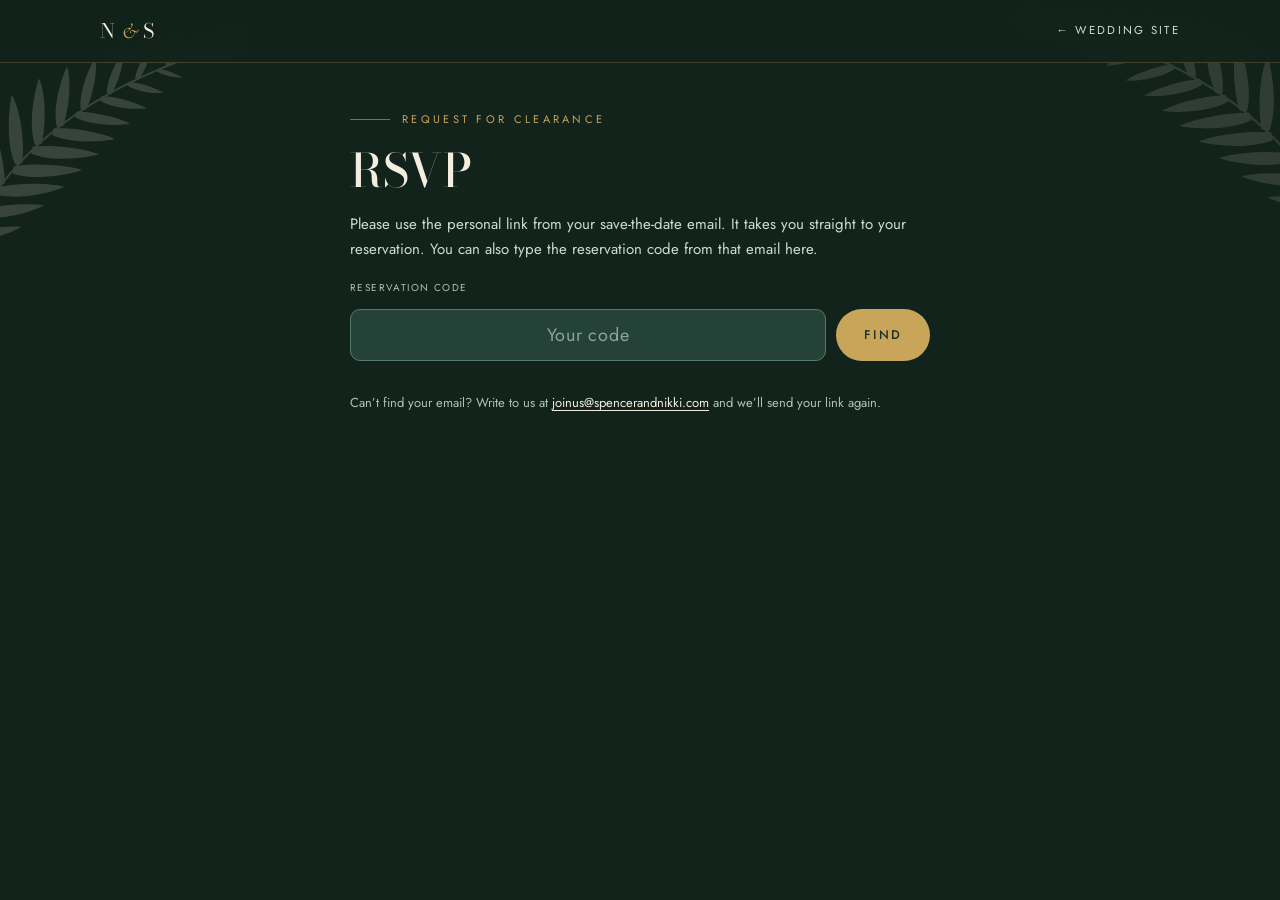
<file: rsvp/index.html>
<!doctype html>
<html lang="en">
<head>
<meta charset="utf-8">
<meta name="viewport" content="width=device-width, initial-scale=1, viewport-fit=cover">
<title>RSVP · Nikki &amp; Spencer</title>
<meta name="robots" content="noindex">
<meta name="description" content="October 2, 2027 · Saratoga, California. Tap to let us know if you can come.">
<meta property="og:type" content="website">
<meta property="og:site_name" content="Nikki &amp; Spencer">
<meta property="og:title" content="Save the Date · Nikki &amp; Spencer">
<meta property="og:description" content="October 2, 2027 · Saratoga, California. Tap to let us know if you can come.">
<meta property="og:image" content="https://spencerandnikki.com/share-rsvp.jpg">
<meta property="og:image:secure_url" content="https://spencerandnikki.com/share-rsvp.jpg">
<meta property="og:image:type" content="image/jpeg">
<meta property="og:image:width" content="1200">
<meta property="og:image:height" content="630">
<meta property="og:image:alt" content="Save the date: Nikki and Spencer, October 2, 2027, Saratoga, California">
<meta name="twitter:card" content="summary_large_image">
<meta name="theme-color" content="#12231B">
<link rel="icon" href="../favicon.png" sizes="64x64">
<link rel="icon" href="../favicon.svg" type="image/svg+xml">
<link rel="apple-touch-icon" href="../apple-touch-icon.png">
<link rel="preconnect" href="https://fonts.googleapis.com">
<link rel="preconnect" href="https://fonts.gstatic.com" crossorigin>
<link href="https://fonts.googleapis.com/css2?family=Bodoni+Moda:ital,wght@0,400;0,500;1,400&family=Cormorant+Garamond:ital,wght@0,500;0,600;1,500&family=Jost:wght@300;400;500;600&display=swap" rel="stylesheet">
<link rel="stylesheet" href="../style.css">
<style>
.rs-ferns{position:absolute;left:0;right:0;top:0;height:720px;overflow:hidden;pointer-events:none;z-index:0}
.rs-ferns .fern.a{width:300px;left:-60px;top:-10px;opacity:.16;transform:rotate(8deg)}
.rs-ferns .fern.b{width:320px;right:-70px;top:-50px;opacity:.13;transform:scale(-1,1) rotate(12deg)}
main.rs{position:relative;z-index:1}
@media (max-width:700px){.rs-ferns .fern.a{width:220px;left:-70px;top:-10px}.rs-ferns .fern.b{width:220px;right:-70px;top:-40px}}
.std{border:1px solid var(--line);border-radius:18px;background:linear-gradient(160deg,rgba(36,66,55,.66),rgba(28,51,41,.5));text-align:center;position:relative;overflow:hidden}
.std-in{padding:22px 22px 16px;position:relative}
.std-in:before{content:"";position:absolute;inset:6px 6px 0;border:1px solid rgba(201,165,90,.35);border-bottom:0;border-radius:13px 13px 0 0;pointer-events:none}
.std-ey{font-size:11px;letter-spacing:.34em;text-transform:uppercase;color:var(--gold)}
.std-n{font-family:var(--serif);font-size:30px;letter-spacing:.08em;line-height:1.15;margin:8px 0 2px;color:var(--cream)}
.std-n i{font-family:var(--script);font-style:italic;color:var(--gold);letter-spacing:0;padding:0 6px}
.std .rule{margin:6px 0 4px}.std .sprig{width:78px}
.std-cl{font-size:24px;line-height:1.2;margin:2px 0 0}
.std-row{display:grid;grid-template-columns:1fr 1fr;border-top:1px solid var(--line);margin-top:12px}
.std-row>div{padding:11px 4px 2px;display:flex;flex-direction:column;gap:3px}
.std-row>div+div{border-left:1px solid var(--line)}
.std-row b{font-weight:500;font-size:14px;letter-spacing:.12em;text-transform:uppercase}
.std-cut{position:relative;height:0;border-top:1.5px dashed var(--line2);margin:0 18px}
.std-cut:before,.std-cut:after{content:"";position:absolute;top:-11px;width:22px;height:22px;border-radius:50%;background:var(--bg);border:1px solid var(--line)}
.std-cut:before{left:-30px}.std-cut:after{right:-30px}
.std-stub{display:flex;align-items:center;justify-content:space-between;gap:10px;padding:13px 22px 15px;flex-wrap:wrap}
.std-stub .script{font-size:18px}
.std-stub a{font-size:11px;letter-spacing:.2em;text-transform:uppercase;color:var(--soft);text-decoration:none;border-bottom:1px solid var(--line2);padding-bottom:2px;white-space:nowrap}
.std-stub a:hover{color:var(--gold2)}
@media (max-width:420px){.std-stub{justify-content:center;flex-direction:column;gap:8px}}
</style>
</head>
<body>
<header class="nav">
<div class="nav-in">
<a class="brand" href="../">N<i>&amp;</i>S</a>
<nav class="links" style="display:flex;position:static;flex-direction:row;background:none;border:0;padding:0"><a href="../" style="border:0;padding:0">← Wedding site</a></nav>
</div>
</header>

<div class="rs-ferns" aria-hidden="true"><svg class="fern a" viewBox="0 0 340 400" fill="currentColor" aria-hidden="true"><path d="M30.0 390.0Q40.0 160.0 310.0 40.0" fill="none" stroke="currentColor" stroke-width="2.2" stroke-linecap="round"/><path d="M38.5 329.8C53.3 328.7 71.3 316.5 76.3 311.8C69.9 311.9 49.9 317.5 37.3 325.7ZM41.8 316.5C33.4 300.9 16.1 284.2 8.4 281.9C11.6 289.0 23.5 311.4 38.3 320.2ZM46.4 301.3C67.7 301.0 94.6 285.2 102.3 278.8C93.0 278.4 63.9 284.6 44.9 295.2ZM51.2 287.1C42.6 265.1 22.4 240.5 12.6 236.2C15.7 246.1 27.8 277.5 46.1 291.3ZM56.6 273.5C81.9 274.8 115.0 258.1 124.6 251.1C113.6 249.9 78.6 255.1 55.4 266.2ZM63.0 259.0C56.2 232.9 36.5 202.1 25.9 195.9C28.1 207.6 37.7 245.0 56.5 263.2ZM69.3 246.5C96.5 249.6 133.4 233.9 144.2 227.0C132.5 224.9 94.3 228.1 68.4 238.5ZM77.1 232.3C73.2 204.0 56.3 169.1 46.0 161.3C46.8 173.8 52.2 214.4 69.8 235.9ZM84.4 220.3C111.9 225.2 150.4 211.6 161.8 205.3C150.0 202.5 111.1 203.2 84.1 212.1ZM93.5 206.8C92.9 178.2 80.2 141.5 70.8 132.5C70.1 145.1 70.8 186.1 85.8 209.5ZM102.1 195.0C128.5 201.4 166.5 190.4 178.0 185.0C166.7 181.6 128.9 180.0 102.3 187.0ZM112.2 182.4C114.7 155.1 106.6 118.9 98.6 109.3C96.6 121.2 92.9 160.3 104.6 184.2ZM122.5 170.6C146.6 177.9 182.4 169.7 193.3 165.3C183.1 161.5 148.1 158.1 123.0 163.2ZM133.3 159.1C138.3 134.5 134.5 100.7 128.2 91.2C125.2 101.8 117.9 137.0 126.2 160.0ZM145.4 147.1C166.4 154.7 198.6 149.1 208.5 145.7C199.6 141.9 168.7 137.2 146.2 140.6ZM156.7 136.8C163.3 115.8 163.1 86.0 158.4 77.2C154.9 86.2 145.3 116.1 150.4 136.9ZM170.9 124.6C188.4 131.9 215.7 128.4 224.2 125.9C216.8 122.3 191.0 117.2 171.9 119.2ZM182.6 115.4C189.7 98.7 191.9 74.2 188.8 66.5C185.2 73.6 174.8 97.5 177.4 115.0ZM199.1 103.1C212.6 109.4 234.2 107.6 240.9 105.9C235.2 102.8 215.1 98.0 200.0 98.9ZM210.9 95.0C217.5 82.8 221.0 64.2 219.1 58.2C215.8 63.4 206.3 80.8 207.0 94.3ZM229.9 82.7C239.2 87.5 254.5 86.7 259.3 85.7C255.4 83.4 241.3 79.5 230.6 79.7ZM241.7 75.6C246.9 67.8 250.3 55.6 249.4 51.4C246.9 54.7 239.5 65.8 239.1 74.9ZM263.3 63.3C268.5 66.2 277.1 66.0 279.9 65.5C277.7 64.2 269.8 61.7 263.7 61.7ZM275.1 57.0C278.0 53.4 280.1 47.6 279.9 45.5C278.5 47.0 274.4 52.2 273.9 56.6ZM299.1 45.4C302.5 47.4 308.2 47.4 310.0 47.1C308.6 46.2 303.5 44.4 299.5 44.3ZM302.5 43.8C305.2 40.8 307.4 35.8 307.2 34.0C306.0 35.2 302.1 39.5 301.4 43.4ZM310.3 40.8C314.8 40.5 319.8 37.0 321.0 35.1C319.0 35.1 312.9 36.2 309.7 39.2Z"/></svg><svg class="fern b" viewBox="0 0 340 400" fill="currentColor" aria-hidden="true"><path d="M30.0 390.0Q40.0 160.0 310.0 40.0" fill="none" stroke="currentColor" stroke-width="2.2" stroke-linecap="round"/><path d="M38.5 329.8C53.3 328.7 71.3 316.5 76.3 311.8C69.9 311.9 49.9 317.5 37.3 325.7ZM41.8 316.5C33.4 300.9 16.1 284.2 8.4 281.9C11.6 289.0 23.5 311.4 38.3 320.2ZM46.4 301.3C67.7 301.0 94.6 285.2 102.3 278.8C93.0 278.4 63.9 284.6 44.9 295.2ZM51.2 287.1C42.6 265.1 22.4 240.5 12.6 236.2C15.7 246.1 27.8 277.5 46.1 291.3ZM56.6 273.5C81.9 274.8 115.0 258.1 124.6 251.1C113.6 249.9 78.6 255.1 55.4 266.2ZM63.0 259.0C56.2 232.9 36.5 202.1 25.9 195.9C28.1 207.6 37.7 245.0 56.5 263.2ZM69.3 246.5C96.5 249.6 133.4 233.9 144.2 227.0C132.5 224.9 94.3 228.1 68.4 238.5ZM77.1 232.3C73.2 204.0 56.3 169.1 46.0 161.3C46.8 173.8 52.2 214.4 69.8 235.9ZM84.4 220.3C111.9 225.2 150.4 211.6 161.8 205.3C150.0 202.5 111.1 203.2 84.1 212.1ZM93.5 206.8C92.9 178.2 80.2 141.5 70.8 132.5C70.1 145.1 70.8 186.1 85.8 209.5ZM102.1 195.0C128.5 201.4 166.5 190.4 178.0 185.0C166.7 181.6 128.9 180.0 102.3 187.0ZM112.2 182.4C114.7 155.1 106.6 118.9 98.6 109.3C96.6 121.2 92.9 160.3 104.6 184.2ZM122.5 170.6C146.6 177.9 182.4 169.7 193.3 165.3C183.1 161.5 148.1 158.1 123.0 163.2ZM133.3 159.1C138.3 134.5 134.5 100.7 128.2 91.2C125.2 101.8 117.9 137.0 126.2 160.0ZM145.4 147.1C166.4 154.7 198.6 149.1 208.5 145.7C199.6 141.9 168.7 137.2 146.2 140.6ZM156.7 136.8C163.3 115.8 163.1 86.0 158.4 77.2C154.9 86.2 145.3 116.1 150.4 136.9ZM170.9 124.6C188.4 131.9 215.7 128.4 224.2 125.9C216.8 122.3 191.0 117.2 171.9 119.2ZM182.6 115.4C189.7 98.7 191.9 74.2 188.8 66.5C185.2 73.6 174.8 97.5 177.4 115.0ZM199.1 103.1C212.6 109.4 234.2 107.6 240.9 105.9C235.2 102.8 215.1 98.0 200.0 98.9ZM210.9 95.0C217.5 82.8 221.0 64.2 219.1 58.2C215.8 63.4 206.3 80.8 207.0 94.3ZM229.9 82.7C239.2 87.5 254.5 86.7 259.3 85.7C255.4 83.4 241.3 79.5 230.6 79.7ZM241.7 75.6C246.9 67.8 250.3 55.6 249.4 51.4C246.9 54.7 239.5 65.8 239.1 74.9ZM263.3 63.3C268.5 66.2 277.1 66.0 279.9 65.5C277.7 64.2 269.8 61.7 263.7 61.7ZM275.1 57.0C278.0 53.4 280.1 47.6 279.9 45.5C278.5 47.0 274.4 52.2 273.9 56.6ZM299.1 45.4C302.5 47.4 308.2 47.4 310.0 47.1C308.6 46.2 303.5 44.4 299.5 44.3ZM302.5 43.8C305.2 40.8 307.4 35.8 307.2 34.0C306.0 35.2 302.1 39.5 301.4 43.4ZM310.3 40.8C314.8 40.5 319.8 37.0 321.0 35.1C319.0 35.1 312.9 36.2 309.7 39.2Z"/></svg></div>
<main class="rs">

<!-- ===== enter code ===== -->
<section id="v-code" class="hidden" style="display:flex;flex-direction:column;gap:18px">
<div class="kick"><i></i>Request for clearance</div>
<h1>RSVP</h1>
<p class="para">Please use the personal link from your save-the-date email. It takes you straight to your reservation. You can also type the reservation code from that email here.</p>
<form id="codeForm" novalidate>
<label for="codeIn">Reservation code</label>
<div class="codebox"><input id="codeIn" autocomplete="off" autocapitalize="characters" spellcheck="false" maxlength="16" placeholder="Your code"><button class="btn" type="submit" id="codeBtn">Find</button></div>
<div class="err" id="codeErr" role="alert"></div>
</form>
<p class="small" style="margin:0">Can’t find your email? Write to us at <a href="mailto:joinus@spencerandnikki.com">joinus@spencerandnikki.com</a> and we’ll send your link again.</p>
</section>

<!-- ===== loading ===== -->
<section id="v-load" class="hidden"><p class="para" style="text-align:center;padding:40px 0">Checking your reservation…</p></section>

<!-- ===== form ===== -->
<section id="v-ask" class="hidden" style="flex-direction:column;gap:18px">
<div class="std" aria-label="Save the date">
<div class="std-in">
<div class="std-ey">Save the date</div>
<div class="std-n">Nikki<i>&amp;</i>Spencer</div>
<div class="rule f" aria-hidden="true"><svg class="sprig" viewBox="0 0 156 64" fill="currentColor" aria-hidden="true"><path d="M4.0 48.0Q50.0 30.0 150.0 30.0" fill="none" stroke="currentColor" stroke-width="1.6" stroke-linecap="round"/><path d="M17.0 44.3C19.4 49.7 27.3 53.1 30.4 53.4C29.5 50.9 24.6 44.6 18.9 42.4ZM21.8 43.0C26.6 37.5 28.1 28.4 26.6 25.2C24.3 27.4 18.0 35.4 18.8 42.3ZM32.4 40.9C36.3 50.3 49.7 56.3 54.9 57.0C53.5 52.6 45.3 41.7 35.6 37.7ZM38.9 39.6C47.1 32.2 51.1 18.7 49.5 13.6C45.5 16.6 34.6 27.4 34.5 37.9ZM50.4 37.8C54.7 48.2 69.4 54.8 75.1 55.6C73.6 50.8 64.6 38.7 54.0 34.3ZM57.4 36.8C66.9 29.9 72.8 16.1 71.7 10.5C67.1 13.2 54.3 23.3 53.0 34.4ZM70.8 35.1C74.8 44.4 88.1 50.3 93.3 51.0C91.9 46.7 83.7 35.8 74.1 31.9ZM77.7 34.4C86.5 29.2 92.9 17.7 92.4 12.7C88.2 14.6 76.1 22.4 74.0 31.9ZM93.7 32.8C96.7 39.8 106.8 44.1 110.6 44.5C109.5 41.3 103.3 33.2 96.1 30.4ZM99.8 32.4C106.6 29.3 111.9 21.4 111.9 17.7C108.7 18.9 99.5 23.6 97.3 30.4ZM118.7 31.1C120.5 35.0 126.1 37.2 128.3 37.4C127.7 35.7 124.1 31.2 120.0 29.8ZM124.0 30.9C127.6 29.6 130.7 25.8 130.8 23.9C129.2 24.4 124.2 26.4 122.8 29.8ZM145.8 30.3C146.5 31.7 148.6 32.5 149.4 32.5C149.2 31.9 147.8 30.3 146.3 29.7ZM147.3 30.3C148.8 29.8 150.3 28.3 150.4 27.5C149.7 27.6 147.5 28.3 146.8 29.7ZM150.0 30.8C154.2 32.4 160.2 31.2 162.0 30.0C160.2 29.2 154.2 27.7 150.0 29.2Z"/></svg><svg width="26" height="18" viewBox="-12 -11 24 22" aria-hidden="true"><g fill="currentColor"><path d="M11 0 C11 -1 10 -1.3 8.6 -1.3 L3.4 -1.3 L-2.3 -9.4 C-2.5 -9.7 -2.8 -9.8 -3.1 -9.8 L-4.5 -9.8 L-1.3 -1.3 L-6.9 -1.3 L-8.9 -4.3 L-10.2 -4.3 L-9.1 -1.2 C-9.8 -1 -10 -0.5 -10 0 C-10 0.5 -9.8 1 -9.1 1.2 L-10.2 4.3 L-8.9 4.3 L-6.9 1.3 L-1.3 1.3 L-4.5 9.8 L-3.1 9.8 C-2.8 9.8 -2.5 9.7 -2.3 9.4 L3.4 1.3 L8.6 1.3 C10 1.3 11 1 11 0 Z"/><rect x="-0.4" y="-5.6" width="3.2" height="1.5" rx="0.75"/><rect x="-0.4" y="4.1" width="3.2" height="1.5" rx="0.75"/></g></svg><svg class="sprig r" viewBox="0 0 156 64" fill="currentColor" aria-hidden="true"><path d="M4.0 48.0Q50.0 30.0 150.0 30.0" fill="none" stroke="currentColor" stroke-width="1.6" stroke-linecap="round"/><path d="M17.0 44.3C19.4 49.7 27.3 53.1 30.4 53.4C29.5 50.9 24.6 44.6 18.9 42.4ZM21.8 43.0C26.6 37.5 28.1 28.4 26.6 25.2C24.3 27.4 18.0 35.4 18.8 42.3ZM32.4 40.9C36.3 50.3 49.7 56.3 54.9 57.0C53.5 52.6 45.3 41.7 35.6 37.7ZM38.9 39.6C47.1 32.2 51.1 18.7 49.5 13.6C45.5 16.6 34.6 27.4 34.5 37.9ZM50.4 37.8C54.7 48.2 69.4 54.8 75.1 55.6C73.6 50.8 64.6 38.7 54.0 34.3ZM57.4 36.8C66.9 29.9 72.8 16.1 71.7 10.5C67.1 13.2 54.3 23.3 53.0 34.4ZM70.8 35.1C74.8 44.4 88.1 50.3 93.3 51.0C91.9 46.7 83.7 35.8 74.1 31.9ZM77.7 34.4C86.5 29.2 92.9 17.7 92.4 12.7C88.2 14.6 76.1 22.4 74.0 31.9ZM93.7 32.8C96.7 39.8 106.8 44.1 110.6 44.5C109.5 41.3 103.3 33.2 96.1 30.4ZM99.8 32.4C106.6 29.3 111.9 21.4 111.9 17.7C108.7 18.9 99.5 23.6 97.3 30.4ZM118.7 31.1C120.5 35.0 126.1 37.2 128.3 37.4C127.7 35.7 124.1 31.2 120.0 29.8ZM124.0 30.9C127.6 29.6 130.7 25.8 130.8 23.9C129.2 24.4 124.2 26.4 122.8 29.8ZM145.8 30.3C146.5 31.7 148.6 32.5 149.4 32.5C149.2 31.9 147.8 30.3 146.3 29.7ZM147.3 30.3C148.8 29.8 150.3 28.3 150.4 27.5C149.7 27.6 147.5 28.3 146.8 29.7ZM150.0 30.8C154.2 32.4 160.2 31.2 162.0 30.0C160.2 29.2 154.2 27.7 150.0 29.2Z"/></svg></div>
<div class="std-cl script">Cleared for takeoff!</div>
<div class="std-row"><div><span class="lbl">Departs Saturday</span><b>Oct 2, 2027</b></div><div><span class="lbl">Destination</span><b>Saratoga, CA</b></div></div>
</div>
<div class="std-cut" aria-hidden="true"></div>
<div class="std-stub"><span class="script">Formal invitation to follow</span><a href="../#travel">Hotels &amp; details &rarr;</a></div>
</div>
<div class="kick"><i></i>Request for clearance</div>
<h1>Can you join us on October 2, 2027?</h1>
<div class="ticket">
<div class="who"><span class="lbl">Passengers on this reservation</span><span class="v" id="paxNames"></span></div>
<div class="seats"><span class="lbl">Seats</span><span class="v" id="seatCount"></span></div>
</div>
<div id="repliedNote" class="note hidden"></div>
<p class="para">Reply for yourself, or for everyone on this reservation.</p>
<form id="rsvpForm" novalidate autocomplete="on">
<div id="whoBox" style="display:flex;flex-direction:column;gap:8px">
<div class="lbl">Who’s replying?</div>
<div id="who" class="chips" role="radiogroup" aria-label="Who is replying"></div>
</div>
<div style="display:flex;flex-direction:column;gap:8px">
<div class="lbl">Passenger manifest</div>
<div id="pax" style="display:flex;flex-direction:column;gap:10px"></div>
</div>
<div id="addrBox" class="hidden" style="flex-direction:column;gap:14px">
<div class="lbl" style="padding-top:4px">Household mailing address</div>
<div id="addrNote" class="note hidden">We already have your household’s mailing address. Only fill this in if it has changed.</div>
<label for="street">Street address<input id="street" name="street" type="text" autocomplete="shipping address-line1" placeholder="Street and apt / unit" maxlength="200"></label>
<div class="row2"><label for="city">City<input id="city" name="city" type="text" autocomplete="shipping address-level2" maxlength="80"></label><label for="state">State<input id="state" name="state" type="text" autocomplete="shipping address-level1" maxlength="40"></label></div>
<div class="row2b"><label for="zip">ZIP<input id="zip" name="zip" type="text" autocomplete="shipping postal-code" inputmode="numeric" maxlength="20"></label><label for="phone">Phone<input id="phone" name="phone" type="tel" autocomplete="tel" maxlength="40"></label></div>
<label for="email">Email<input id="email" name="email" type="email" autocomplete="email" maxlength="120"></label>
</div>
<label>Note to the couple (optional)<textarea name="note" rows="3" maxlength="1000"></textarea></label>
<div class="err" id="err" role="alert"></div>
<button class="btn" type="submit" id="submitBtn">File my flight plan</button>
</form>
</section>

<!-- ===== done ===== -->
<section id="v-done" class="hidden" style="flex-direction:column">
<div class="done">
<svg width="64" height="64" viewBox="0 0 64 64" aria-hidden="true"><circle cx="32" cy="32" r="28" fill="none" stroke="#C9A55A" stroke-width="2.5"/><path d="M20 33 L28 41 L44 24" fill="none" stroke="#C9A55A" stroke-width="3" stroke-linecap="round" stroke-linejoin="round"/></svg>
<h1 id="doneTitle">Reply received</h1>
<p class="para" id="doneText" style="max-width:360px"></p>
<div id="doneList" class="note" style="text-align:left;width:100%"></div>
<a class="btn ghost" href="../#travel">Travel &amp; hotel info</a>
</div>
</section>
</main>

<script>
(function(){
  /* Web app URL of the RSVP script (owned by joinus@spencerandnikki.com) */
  var API = 'https://script.google.com/macros/s/AKfycbwZW_Fsgyg5lzgpN3b44ggi_fx9slfsXWzx26KYUHyJCdIdj5MfnK4z9oKHHdFqIJ7a/exec';

  var $ = function(id){ return document.getElementById(id); };
  var qs = new URLSearchParams(location.search);
  var CODE = (qs.get('g') || '').replace(/[^A-Za-z0-9]/g,'').toUpperCase().slice(0,16);
  var party = null, replier = '', picks = {};

  function go(v){
    ['code','load','ask','done'].forEach(function(n){ var e=$('v-'+n); var on=n===v; e.classList.toggle('hidden',!on); if(on) e.style.display=(n==='load'?'block':'flex'); });
    window.scrollTo(0,0);
  }
  function el(tag, cls, txt){ var e=document.createElement(tag); if(cls) e.className=cls; if(txt!=null) e.textContent=txt; return e; }
  function joinAnd(a){ return a.length < 2 ? (a[0]||'') : a.slice(0,-1).join(', ') + ' & ' + a[a.length-1]; }
  function nameLine(names){
    var parts = names.map(function(n){ return n.trim().split(/\s+/); });
    var multi = parts.length > 1 && parts.every(function(p){ return p.length > 1; });
    var last = multi && parts[0][parts[0].length-1];
    if (multi && parts.every(function(p){ return p[p.length-1] === last; })) return joinAnd(parts.map(function(p){ return p.slice(0,-1).join(' '); })) + ' ' + last;
    return joinAnd(names);
  }
  function label(a){ return a==='Yes' ? 'Wheels down: coming' : a==='No' ? 'Unable: sending love' : 'Waiting for a reply'; }
  function disp(m){ return m.name==='Guest' ? 'Your guest' : m.name; }

  function api(method, body){
    var url = API + (method==='GET' ? '?api=party&g=' + encodeURIComponent(CODE) : '');
    var opt = method==='GET' ? {} : { method:'POST', headers:{'Content-Type':'text/plain;charset=utf-8'}, body: JSON.stringify(body) };
    return fetch(url, opt).then(function(r){ return r.json(); });
  }

  function load(){
    go('load');
    api('GET').then(function(p){
      if (!p || !p.ok){ go('code'); $('codeErr').textContent='We couldn’t find that reservation. Please check the code and try again.'; return; }
      party = p; picks = {}; replier=''; history.replaceState(null,'','?g='+CODE); renderForm(); go('ask');
    }).catch(function(){ go('code'); $('codeErr').textContent='We couldn’t connect just now. Please try again in a moment.'; });
  }

  function renderHeader(){
    $('paxNames').textContent = nameLine(party.members.map(function(m){ return m.name==='Guest' ? 'Guest' : m.name; }));
    $('seatCount').textContent = party.members.length;
    var answered = party.members.filter(function(m){ return m.answer; }), n=$('repliedNote');
    if (answered.length){
      n.classList.remove('hidden'); n.innerHTML=''; n.appendChild(el('b',null,'Replies so far'));
      party.members.forEach(function(m){ n.appendChild(el('div',null, disp(m)+': '+label(m.answer))); });
    } else n.classList.add('hidden');
  }

  function renderForm(){
    renderHeader();
    $('err').textContent='';
    var people = party.members.filter(function(m){ return m.name!=='Guest'; });
    if (people.length===1) replier = people[0].id;
    $('whoBox').classList.toggle('hidden', people.length===1);
    var who=$('who'); who.innerHTML='';
    people.forEach(function(m){
      var c=el('button','chip',m.name); c.type='button'; c.setAttribute('role','radio'); c.setAttribute('aria-checked', String(m.id===replier));
      c.addEventListener('click', function(){ replier=m.id; renderForm(); }); who.appendChild(c);
    });
    var pax=$('pax'); pax.innerHTML='';
    party.members.forEach(function(m){
      var locked = m.own && m.id!==replier;
      var cur = picks[m.id] || (m.answer==='Yes'?'yes':m.answer==='No'?'no':'');
      if (locked) cur = m.answer==='Yes'?'yes':'no';
      var card=el('div','p'), head=el('div');
      head.appendChild(el('div','p-name', disp(m)));
      var sub = locked ? (m.name.split(' ')[0]+' already replied for themselves.')
              : (m.own && m.id===replier ? 'Your own reply.' : (m.answer ? 'Current reply: '+label(m.answer) : ''));
      if (sub) head.appendChild(el('div','p-sub',sub));
      card.appendChild(head);
      var opts=el('div','opts');
      [['yes','Wheels down','Coming'],['no','Unable','Sending love']].forEach(function(o){
        var b=el('button','opt '+o[0]); b.type='button'; b.setAttribute('aria-pressed', String(cur===o[0]));
        b.appendChild(el('b',null,o[1])); b.appendChild(el('small',null,o[2]));
        b.setAttribute('aria-label', disp(m)+': '+o[1]+', '+o[2].toLowerCase());
        if (locked) b.disabled=true;
        b.addEventListener('click', function(){ picks[m.id]=o[0]; renderForm(); });
        opts.appendChild(b);
      });
      card.appendChild(opts);
      if (cur==='yes' && !locked){
        var l=el('label',null,'Name on the invitation'), i=el('input'); i.name='n_'+m.id; i.maxLength=120;
        i.value = picks['n_'+m.id] != null ? picks['n_'+m.id] : (m.official || (m.name==='Guest' ? '' : m.name));
        if (m.name==='Guest') i.placeholder='Your guest’s full name';
        i.addEventListener('input', function(){ picks['n_'+m.id]=i.value; });
        l.appendChild(i); card.appendChild(l);
        var first = m.name==='Guest' ? 'your guest' : m.name.split(' ')[0];
        if (!picks['x_'+m.id] && !picks['a_'+m.id]){
          var tg=el('button','sep-toggle', m.hasOwnAddr ? 'Update where we mail '+first+'’s invite' : '+ Mail '+first+'’s invite somewhere else');
          tg.type='button'; tg.addEventListener('click', function(){ picks['x_'+m.id]=true; renderForm(); });
          card.appendChild(tg);
        } else {
          var la=el('label',null,'Where should we mail '+first+'’s invite? (optional)'), ta=el('textarea');
          ta.name='sep_'+m.id; ta.rows=2; ta.maxLength=300; ta.setAttribute('autocomplete','off');
          ta.placeholder = m.hasOwnAddr ? 'On file. Only fill in if it changed' : 'Only if '+first+' lives somewhere else';
          ta.value = picks['a_'+m.id] || '';
          ta.addEventListener('input', function(){ picks['a_'+m.id]=ta.value; });
          la.appendChild(ta); card.appendChild(la);
        }
      }
      pax.appendChild(card);
    });
    var anyYes = party.members.some(function(m){ return (picks[m.id]||(m.answer==='Yes'?'yes':m.answer==='No'?'no':''))==='yes'; });
    $('addrBox').classList.toggle('hidden', !anyYes); if(anyYes) $('addrBox').style.display='flex';
    $('addrNote').classList.toggle('hidden', !party.hasAddress);
  }

  $('codeForm').addEventListener('submit', function(e){
    e.preventDefault();
    var c=$('codeIn').value.replace(/[^A-Za-z0-9]/g,'').toUpperCase();
    if (c.length<6){ $('codeErr').textContent='Your code is at least 6 letters and numbers.'; return; }
    $('codeErr').textContent=''; CODE=c; load();
  });
  $('rsvpForm').addEventListener('input', function(){ $('err').textContent=''; });
  $('rsvpForm').addEventListener('submit', function(e){
    e.preventDefault();
    var f=e.target, err=$('err');
    if (!replier){ err.textContent='Please choose who’s replying.'; return; }
    var answers={}, names={}, addrs={}, any=false, anyYes=false;
    party.members.forEach(function(m){
      if (m.own && m.id!==replier) return;
      var c=picks[m.id]; if(!c) return; answers[m.id]=c; any=true;
      if (c==='yes'){ anyYes=true; var i=f.querySelector('[name="n_'+m.id+'"]'); names[m.id]=i?i.value.trim():''; var t=f.querySelector('[name="sep_'+m.id+'"]'); if(t&&t.value.trim()) addrs[m.id]=t.value.trim(); }
    });
    if (!any){ err.textContent='Choose Wheels down or Unable for at least one person.'; return; }
    for (var id in names){ if(!names[id]){ err.textContent='Please add a name for each person who’s coming.'; return; } }
    var addr={street:f.street.value.trim(),city:f.city.value.trim(),state:f.state.value.trim(),zip:f.zip.value.trim(),email:f.email.value.trim(),phone:f.phone.value.trim()};
    if (anyYes && !party.hasAddress && !(addr.street&&addr.city&&addr.state&&addr.zip&&addr.email&&addr.phone)){ err.textContent='Please fill in the mailing address, phone and email so we can send your invitation.'; return; }
    if (addr.email && !/^\S+@\S+\.\S+$/.test(addr.email)){ err.textContent='That email doesn’t look quite right.'; return; }
    var btn=$('submitBtn'); btn.disabled=true; btn.textContent='Filing…';
    var payload={code:CODE, replier:replier, answers:answers, names:names, addrs:addrs, note:f.note.value};
    for (var k in addr) payload[k]=addr[k];
    api('POST', payload).then(function(res){
      btn.disabled=false; btn.textContent='File my flight plan';
      if (!res || !res.ok){ err.textContent=((res&&res.error)||'Something went wrong.')+' Please try again.'; return; }
      party = res.party; picks={}; f.note.value='';
      var yes = party.members.filter(function(m){ return m.answer==='Yes'; }).length;
      $('doneTitle').textContent = yes ? 'Roger that' : 'Reply received';
      $('doneText').textContent = yes ? 'You’re cleared for takeoff. Watch your mailbox for the formal invitation.' : 'Thank you for letting us know. Sending love from the flight deck.';
      var dl=$('doneList'); dl.innerHTML='';
      party.members.forEach(function(m){ dl.appendChild(el('div',null, disp(m)+': '+label(m.answer))); });
      if (res.skipped && res.skipped.length) dl.appendChild(el('div','p-sub', res.skipped.join(', ')+' already replied for themselves, so their answer stayed the same.'));
      go('done');
    }).catch(function(){
      btn.disabled=false; btn.textContent='File my flight plan';
      err.textContent='We couldn’t connect just now. Please try again.';
    });
  });

  if (CODE) load(); else go('code');
})();
</script>
</body>
</html>
</file>
<file: style.css>
:root{--bg:#12231B;--navy:#1C3329;--navy2:#244237;--line:#3D6252;--line2:#557A69;--cream:#F3EEE0;--mute:#AFC2B7;--soft:#CFDCD3;--gold:#C9A55A;--gold2:#E2C47E;--err:#F0A59A;--serif:'Bodoni Moda',Didot,Georgia,serif;--script:'Cormorant Garamond',Georgia,serif;--sans:'Jost','Helvetica Neue',Arial,sans-serif}
*{box-sizing:border-box}
html{scroll-behavior:smooth;scroll-padding-top:72px}
body{margin:0;background:var(--bg);color:var(--cream);font-family:var(--sans);-webkit-font-smoothing:antialiased;line-height:1.5}
a{color:var(--cream);text-underline-offset:3px}a:hover{color:var(--gold2)}
img{max-width:100%;display:block}
.hidden{display:none!important}

/* ---------- nav ---------- */
.nav{position:sticky;top:0;z-index:20;background:rgba(18,35,27,.92);backdrop-filter:saturate(1.2) blur(8px);-webkit-backdrop-filter:saturate(1.2) blur(8px);border-bottom:1px solid rgba(201,165,90,.25)}
.nav-in{max-width:1120px;margin:0 auto;padding:0 20px;height:62px;display:flex;align-items:center;justify-content:space-between;gap:16px}
.brand{font-family:var(--serif);font-size:20px;letter-spacing:.14em;text-decoration:none;white-space:nowrap}
.brand i{font-family:var(--script);font-style:italic;color:var(--gold);letter-spacing:0;font-size:22px;padding:0 4px}
.links{display:flex;align-items:center;gap:26px}
.links a{font-size:11.5px;letter-spacing:.2em;text-transform:uppercase;text-decoration:none;color:var(--soft)}
.links a:hover{color:var(--gold2)}
.pill{display:inline-flex;align-items:center;min-height:38px;padding:0 18px;border-radius:20px;background:var(--gold);color:var(--navy)!important;font-weight:500}
.pill:hover{background:var(--gold2)}
.menu{display:none;background:none;border:0;color:var(--cream);padding:10px;margin-right:-10px;cursor:pointer}
@media (max-width:860px){
  .menu{display:block}
  .links{position:absolute;top:62px;left:0;right:0;flex-direction:column;align-items:stretch;gap:0;background:var(--bg);border-bottom:1px solid rgba(201,165,90,.25);padding:6px 20px 18px;display:none}
  .links.open{display:flex}
  .links a{padding:14px 0;border-bottom:1px solid var(--line);font-size:12.5px}
  .links a.pill{margin-top:14px;justify-content:center;border:0;min-height:48px}
}

/* ---------- shared ---------- */
.wrap{max-width:1120px;margin:0 auto;padding:0 20px}
.sec{padding:88px 0;border-top:1px solid rgba(201,165,90,.18)}
.sec.alt{background:var(--navy)}
.kick{display:flex;align-items:center;gap:12px;font-size:11px;letter-spacing:.3em;text-transform:uppercase;color:var(--gold)}
.kick b{font-weight:500;color:var(--mute);letter-spacing:.2em}
.kick i{flex:0 0 40px;height:1px;background:var(--gold);opacity:.6}
h2{font-family:var(--serif);font-weight:500;font-size:clamp(34px,5vw,52px);line-height:1.05;margin:14px 0 14px;letter-spacing:.01em}
.lede{font-size:16px;line-height:1.7;color:var(--soft);max-width:620px;margin:0}
.script{font-family:var(--script);font-style:italic;color:var(--gold)}
.lbl{font-size:10px;letter-spacing:.2em;color:var(--mute);text-transform:uppercase}
.small{font-size:13px;color:var(--mute)}
.card{border:1px solid var(--line);border-radius:16px;background:rgba(36,66,55,.55);padding:22px}
.venue{font-family:var(--script);font-size:26px;font-weight:600;line-height:1.15}
.btn{display:inline-flex;justify-content:center;align-items:center;min-height:52px;border-radius:28px;border:0;background:var(--gold);color:var(--navy);font-family:inherit;font-weight:500;font-size:12.5px;letter-spacing:.18em;text-transform:uppercase;cursor:pointer;text-decoration:none;padding:0 28px;text-align:center}
.btn:hover{background:var(--gold2);color:var(--navy)}
.btn.ghost{background:transparent;border:1px solid var(--cream);color:var(--cream)}
.btn.ghost:hover{background:rgba(243,238,224,.08);color:var(--cream)}
.btn[disabled]{opacity:.6;cursor:wait}
.plane{display:inline-block;color:var(--gold)}
.rule{display:flex;align-items:center;justify-content:center;gap:12px;color:var(--gold)}.rule i{width:70px;height:1px;background:var(--gold);opacity:.7}

/* ---------- hero ---------- */
.hero{position:relative;overflow:hidden}
.hero-in{display:grid;grid-template-columns:minmax(0,1fr) minmax(0,1.1fr);gap:56px;align-items:center;padding:64px 20px 80px}
.names{display:flex;flex-direction:column;align-items:center;text-align:center;gap:14px}
.eyebrow{font-size:12px;letter-spacing:.36em;text-transform:uppercase;color:var(--soft);padding-left:.36em}
.n{font-family:var(--serif);font-size:clamp(46px,6.4vw,76px);line-height:1;letter-spacing:.12em;text-transform:uppercase;display:flex;flex-direction:column;align-items:center;gap:4px;padding-left:.12em}
.amp{font-family:var(--script);font-style:italic;font-size:.75em;color:var(--gold);letter-spacing:0;text-transform:none;line-height:1}
.hero .script{font-size:28px}
.when{display:grid;grid-template-columns:1fr 1fr;border-top:1px solid var(--line);border-bottom:1px solid var(--line);width:100%;max-width:420px;margin-top:6px}
.when>div{padding:14px 6px;display:flex;flex-direction:column;gap:4px;text-align:center}
.when>div+div{border-left:1px solid var(--line)}
.when .v{font-size:15px;font-weight:500;letter-spacing:.08em}
.count{display:flex;gap:10px;justify-content:center}
.count div{min-width:64px;padding:8px 6px;border:1px solid var(--line);border-radius:10px;background:rgba(36,66,55,.5);display:flex;flex-direction:column;align-items:center}
.count b{font-family:var(--serif);font-weight:500;font-size:24px;color:var(--gold2);line-height:1.2}
.count span{font-size:9px;letter-spacing:.2em;color:var(--mute);text-transform:uppercase}
.hero-cta{display:flex;gap:12px;flex-wrap:wrap;justify-content:center;margin-top:6px}
.map{position:relative;width:100%;aspect-ratio:342/250;border-radius:16px;overflow:hidden;border:1px solid rgba(201,165,90,.55);box-shadow:0 24px 60px rgba(0,0,0,.5)}
.map img,.map svg{position:absolute;inset:0;width:100%;height:100%}
.map img{object-fit:cover}
.map-cap{display:flex;justify-content:space-between;margin-top:12px;font-size:10px;letter-spacing:.2em;text-transform:uppercase;color:var(--mute)}
@media (max-width:860px){.hero-in{grid-template-columns:1fr;gap:36px;padding:28px 16px 56px}.hero .mapbox{order:-1}}

/* ---------- details ---------- */
.two{display:grid;grid-template-columns:minmax(0,1fr) minmax(0,1fr);gap:48px;align-items:start;margin-top:36px}
@media (max-width:860px){.two{grid-template-columns:1fr;gap:28px}}
.tl{display:flex;flex-direction:column}
.tl-row{display:grid;grid-template-columns:118px 1fr;gap:18px;padding:18px 0;border-top:1px dashed var(--line2)}
.tl-row:first-child{border-top:0;padding-top:0}
.tl-t b{display:block;white-space:nowrap;font-size:22px;font-weight:500;color:var(--gold);line-height:1.1}
.tl-d .venue{font-size:22px}
.tl-d p{margin:4px 0 0;color:var(--soft);font-size:14px}
.cal{display:flex;gap:10px;flex-wrap:wrap;margin-top:20px}
.cal a{display:inline-flex;align-items:center;min-height:40px;padding:0 16px;border:1px solid var(--gold);border-radius:20px;text-decoration:none;font-size:12.5px;letter-spacing:.06em}
.cal a:hover{background:rgba(201,165,90,.15);color:var(--cream)}
.vmap{border-radius:14px;overflow:hidden;border:1px solid rgba(201,165,90,.45);aspect-ratio:4/3;background:var(--navy2)}
.vmap iframe{width:100%;height:100%;border:0;filter:grayscale(.35) contrast(1.05)}

/* ---------- travel ---------- */
.grid3{display:grid;grid-template-columns:repeat(3,minmax(0,1fr));gap:16px;margin-top:36px}
@media (max-width:860px){.grid3{grid-template-columns:1fr}}
.apt b{font-family:var(--serif);font-weight:500;font-size:34px;letter-spacing:.06em;color:var(--gold2);display:block;line-height:1.1}
.apt .nm{font-size:14px;color:var(--soft)}
.apt .dr{margin-top:14px;padding-top:12px;border-top:1px dashed var(--line2);font-size:13.5px}
.tag{display:inline-block;font-size:9.5px;letter-spacing:.2em;text-transform:uppercase;color:var(--gold);border:1px solid rgba(201,165,90,.6);border-radius:10px;padding:3px 9px;margin-left:8px;vertical-align:middle}
.hotels{display:grid;grid-template-columns:repeat(2,minmax(0,1fr));gap:16px;margin-top:16px}
@media (max-width:860px){.hotels{grid-template-columns:1fr}}
.hotel{display:flex;flex-direction:column;gap:8px}
.hotel .meta{display:flex;flex-wrap:wrap;gap:6px 16px;font-size:13px;color:var(--soft)}
.hotel .btn{margin-top:10px;align-self:flex-start;min-height:46px;font-size:11.5px;padding:0 22px}
.sub{font-family:var(--serif);font-weight:500;font-size:26px;margin:56px 0 0}

/* ---------- story ---------- */
.story{max-width:620px;margin:36px 0 0;display:flex;flex-direction:column;gap:18px}
.log{display:grid;grid-template-columns:110px 1fr;gap:18px;padding:20px 0;border-top:1px dashed var(--line2)}
.log .who{font-size:10px;letter-spacing:.22em;text-transform:uppercase;color:var(--gold);padding-top:6px}
.log p{margin:0;font-size:16px;line-height:1.75;color:var(--soft)}
.log.her{grid-template-columns:1fr 110px}.log.her .who{order:2;text-align:right}
.soon{text-align:center;padding:30px 20px;border:1px dashed var(--line2);border-radius:16px;color:var(--soft)}
.soon .script{font-size:26px;display:block;margin-bottom:6px}

/* ---------- registry / faq ---------- */
.reg{display:grid;grid-template-columns:repeat(3,minmax(0,1fr));gap:16px;margin-top:36px}
@media (max-width:860px){.reg{grid-template-columns:1fr}}
.reg .card{min-height:150px;display:flex;flex-direction:column;justify-content:space-between;gap:12px}
.faq{max-width:820px;margin-top:28px}
.faq details{border-top:1px solid var(--line);padding:4px 0}
.faq details:last-child{border-bottom:1px solid var(--line)}
.faq summary{list-style:none;cursor:pointer;padding:18px 36px 18px 0;position:relative;font-size:17px;font-weight:500}
.faq summary::-webkit-details-marker{display:none}
.faq summary::after{content:'+';position:absolute;right:4px;top:12px;font-size:26px;font-weight:300;color:var(--gold)}
.faq details[open] summary::after{content:'–'}
.faq p{margin:0 0 18px;color:var(--soft);font-size:15px;line-height:1.7;max-width:700px}

/* ---------- footer ---------- */
.foot{padding:64px 20px 48px;text-align:center;border-top:1px solid rgba(201,165,90,.25)}
.foot .n2{font-family:var(--serif);font-size:28px;letter-spacing:.14em}
.foot .n2 i{font-family:var(--script);color:var(--gold);letter-spacing:0;padding:0 6px}
.foot p{margin:10px 0 0;font-size:13px;color:var(--mute)}

/* ---------- RSVP page ---------- */
.rs{max-width:620px;margin:0 auto;padding:48px 20px 80px;display:flex;flex-direction:column;gap:20px}
.rs h1{font-family:var(--serif);font-weight:500;font-size:clamp(34px,6vw,46px);line-height:1.06;margin:0}
.rs .para{font-size:15px;line-height:1.65;color:var(--soft);margin:0}
form{display:flex;flex-direction:column;gap:14px;margin:0}
label{display:flex;flex-direction:column;gap:6px;font-size:10px;letter-spacing:.14em;text-transform:uppercase;color:var(--mute)}
input,textarea{font-family:var(--sans);font-size:16px;color:var(--cream);background:var(--navy2);border:1px solid var(--line2);border-radius:10px;padding:12px;width:100%;letter-spacing:0;text-transform:none}
input::placeholder,textarea::placeholder{color:#8FA597}
input:focus,textarea:focus{outline:2px solid var(--gold);outline-offset:1px}
.codebox{display:flex;gap:10px}
.codebox input{letter-spacing:.2em;font-size:18px;text-align:center}.codebox input::placeholder{letter-spacing:.04em}
.codebox .btn{flex-shrink:0;min-height:50px}
.row2{display:grid;grid-template-columns:2fr 1fr;gap:10px}.row2b{display:grid;grid-template-columns:1fr 1fr;gap:10px}
.err{color:var(--err);font-size:14px;line-height:1.4}
.note{border:1px solid var(--line);border-radius:12px;background:var(--navy2);padding:14px 16px;font-size:14px;line-height:1.55;color:var(--soft)}
.note b{color:var(--cream);font-weight:500}
.ticket{display:grid;grid-template-columns:1fr auto;border:1px solid var(--line);border-radius:14px;background:var(--navy2)}
.ticket .who{padding:14px 16px;display:flex;flex-direction:column;gap:4px;min-width:0}
.ticket .seats{padding:14px 18px;display:flex;flex-direction:column;gap:4px;border-left:1px dashed var(--line2);text-align:center}
.ticket .v{font-size:17px;font-weight:500;line-height:1.35}
.chips{display:flex;flex-wrap:wrap;gap:8px}
.chip{border:1px solid var(--line2);background:var(--navy2);color:var(--cream);border-radius:20px;padding:9px 15px;min-height:42px;font-family:inherit;font-size:14px;cursor:pointer}
.chip[aria-checked=true]{background:var(--cream);color:var(--navy);border-color:var(--cream)}
.p{border:1px solid var(--line);border-radius:12px;background:var(--navy2);padding:14px;display:flex;flex-direction:column;gap:10px}
.p-name{font-size:16px;font-weight:500}
.p-sub{font-size:12.5px;color:var(--mute);line-height:1.4}
.opts{display:grid;grid-template-columns:1fr 1fr;gap:8px}
.opt{border:1px solid var(--line2);background:transparent;color:var(--cream);border-radius:12px;padding:10px 8px;min-height:58px;font-family:inherit;cursor:pointer;display:flex;flex-direction:column;align-items:center;justify-content:center;gap:2px;text-align:center}
.opt b{font-size:12px;letter-spacing:.12em;text-transform:uppercase;font-weight:500}
.opt small{font-size:11.5px;color:var(--mute)}
.opt.yes[aria-pressed=true]{background:var(--gold);border-color:var(--gold);color:var(--navy)}
.opt.no[aria-pressed=true]{background:var(--cream);border-color:var(--cream);color:var(--navy)}
.opt[aria-pressed=true] small{color:var(--navy);opacity:.75}
.opt[disabled]{opacity:.45;cursor:not-allowed}
.sep-toggle{align-self:flex-start;background:none;border:0;padding:2px 0;color:var(--gold);font:inherit;font-size:13px;text-decoration:underline;text-underline-offset:3px;cursor:pointer}
.done{display:flex;flex-direction:column;gap:16px;align-items:center;text-align:center;padding-top:30px}
.linkbtn{background:none;border:0;color:var(--cream);font-family:inherit;font-size:12px;letter-spacing:.14em;text-transform:uppercase;cursor:pointer;min-height:44px;text-decoration:underline;text-underline-offset:4px}

/* ---------- fern details ---------- */
.fern{position:absolute;color:var(--cream);pointer-events:none;z-index:0}
.hero .fern.a{width:300px;left:-60px;top:-30px;opacity:.13;transform:rotate(8deg)}
.hero .fern.b{width:360px;right:-70px;bottom:-90px;opacity:.11;transform:scale(-1,-1) rotate(-10deg)}
.hero-in{position:relative;z-index:1}
.sprig{width:104px;color:var(--cream);opacity:.9;transform:scaleX(-1)}
.sprig.r{transform:none}
.rule.f{gap:10px}
.sec{position:relative;overflow:hidden}
.sec .fern.c{width:240px;right:-40px;top:20px;opacity:.07;transform:rotate(-20deg) scaleX(-1)}
.sec .wrap{position:relative;z-index:1}
.kick .sp{width:52px;color:var(--cream);opacity:.8;flex:0 0 52px}
@media (max-width:860px){.hero .fern.a{width:200px;left:-70px;top:-20px}.hero .fern.b{display:none}.sec .fern.c{width:170px;right:-50px}}
</file>
